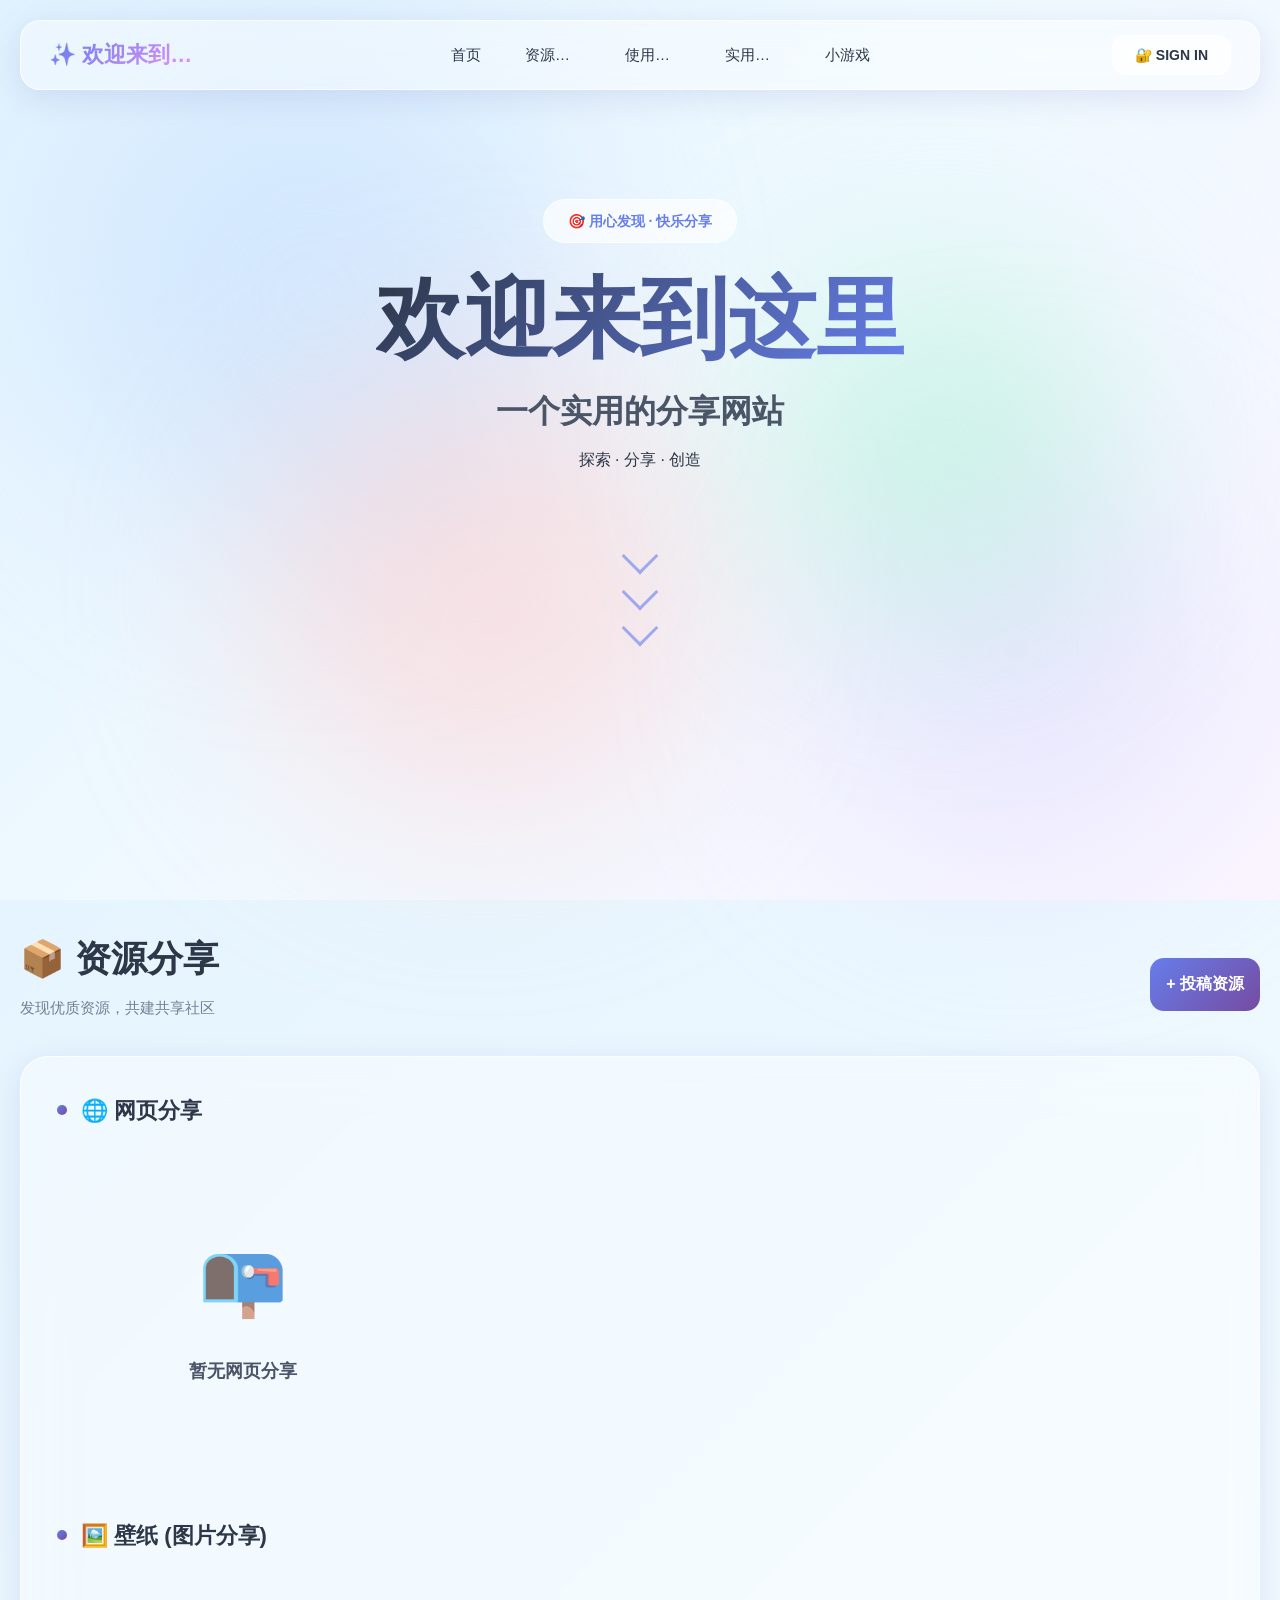
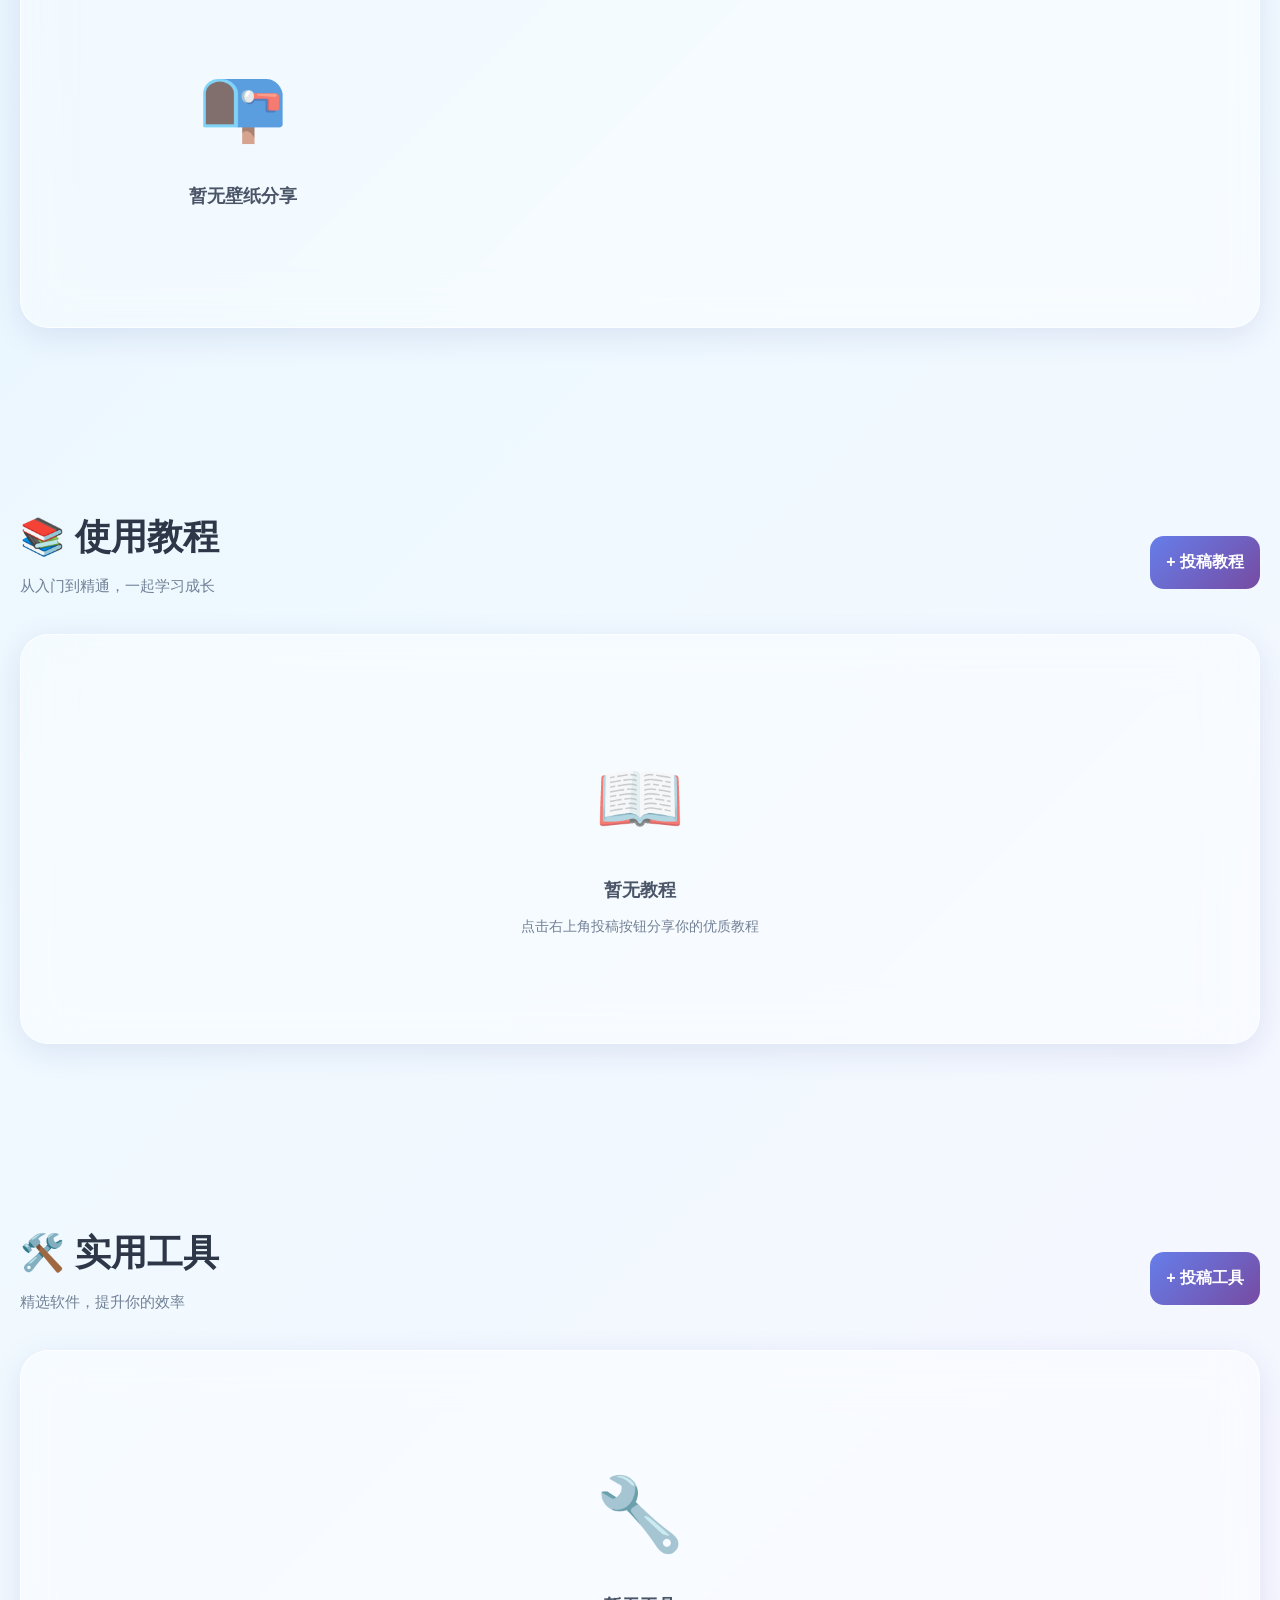
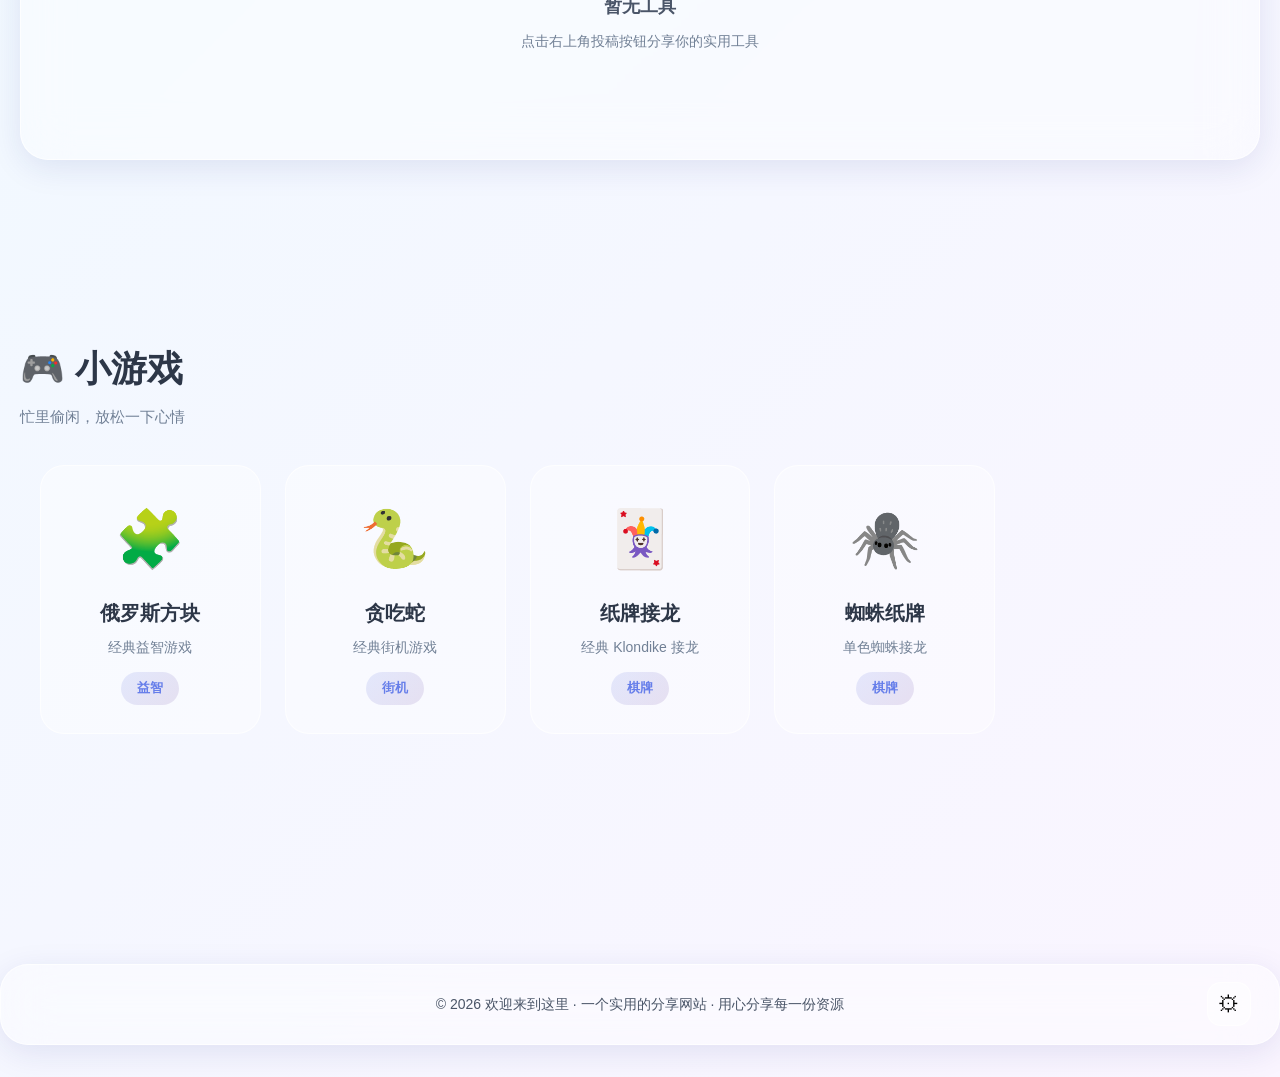
<file: index.html>
<!DOCTYPE html>
<html lang="zh-CN">
<head>
    <meta charset="UTF-8">
    <meta name="viewport" content="width=device-width, initial-scale=1.0">
    <title>欢迎来到这里</title>
    <link rel="stylesheet" href="styles.css">
</head>
<body>
    <!-- 背景效果 -->
    <div class="bg-gradient"></div>
    <div class="bg-blobs">
        <div class="blob blob-1"></div>
        <div class="blob blob-2"></div>
        <div class="blob blob-3"></div>
        <div class="blob blob-4"></div>
    </div>
    
    <!-- 烟花容器 -->
    <div class="firework-container" id="fireworkContainer"></div>
    
    <!-- 公告栏 -->
    <div id="announcementBar" class="announcement-bar" style="display:none;"></div>

    <!-- 导航栏 -->
    <nav class="navbar glass">
        <div class="nav-container">
            <div class="nav-logo">✨ 欢迎来到这里</div>
            <div class="nav-links">
                <a href="#home" class="nav-link">首页</a>
                <a href="#resources" class="nav-link">资源分享</a>
                <a href="#tutorials" class="nav-link">使用教程</a>
                <a href="#tools" class="nav-link">实用工具</a>
                <a href="#games" class="nav-link">小游戏</a>
            </div>
            <div class="nav-right">
                <button class="glass-btn signin-btn" onclick="openSignInModal()">🔐 SIGN IN</button>
            </div>
        </div>
    </nav>
    
    <!-- 首页 Hero 区域 -->
    <section id="home" class="section hero-section">
        <div class="hero-content">
            <div class="hero-badge">🎯 用心发现 · 快乐分享</div>
            <h1 class="hero-title">欢迎来到这里</h1>
            <p class="hero-subtitle-main">一个实用的分享网站</p>
            <p class="hero-desc" style="font-size:15px;color:var(--text-muted);margin-top:8px;max-width:600px;margin-left:auto;margin-right:auto;line-height:1.7;"></p>
            <p class="hero-subtitle">探索 · 分享 · 创造</p>
            <div class="scroll-indicator">
                <span></span>
                <span></span>
                <span></span>
            </div>
        </div>
    </section>
    
    <!-- 资源分享 -->
    <section id="resources" class="section">
        <div class="section-header">
            <div class="section-title-wrap">
                <h2 class="section-title">📦 资源分享</h2>
                <p class="section-subtitle">发现优质资源，共建共享社区</p>
            </div>
            <button class="submit-btn glass-btn primary-btn" onclick="openSubmitModal('resources')">+ 投稿资源</button>
        </div>
        <div class="content-container glass">
            <div class="sub-section">
                <div class="sub-section-header">
                    <span class="sub-section-dot"></span>
                    <h3 class="sub-section-title">🌐 网页分享</h3>
                </div>
                <div class="content-grid" id="resources-websites">
                    <div class="empty-state">
                        <div class="empty-icon">📭</div>
                        <p class="empty-text">暂无网页分享</p>
                    </div>
                </div>
            </div>
            
            <div class="sub-section">
                <div class="sub-section-header">
                    <span class="sub-section-dot"></span>
                    <h3 class="sub-section-title">🖼️ 壁纸 (图片分享)</h3>
                </div>
                <div class="content-grid" id="resources-wallpapers">
                    <div class="empty-state">
                        <div class="empty-icon">📭</div>
                        <p class="empty-text">暂无壁纸分享</p>
                    </div>
                </div>
            </div>
        </div>
    </section>
    
    <!-- 使用教程 -->
    <section id="tutorials" class="section">
        <div class="section-header">
            <div class="section-title-wrap">
                <h2 class="section-title">📚 使用教程</h2>
                <p class="section-subtitle">从入门到精通，一起学习成长</p>
            </div>
            <button class="submit-btn glass-btn primary-btn" onclick="openSubmitModal('tutorials')">+ 投稿教程</button>
        </div>
        <div class="content-container glass" id="tutorials-content">
            <div class="empty-state">
                <div class="empty-icon">📖</div>
                <p class="empty-text">暂无教程</p>
                <p class="empty-subtext">点击右上角投稿按钮分享你的优质教程</p>
            </div>
        </div>
    </section>
    
    <!-- 实用工具 -->
    <section id="tools" class="section">
        <div class="section-header">
            <div class="section-title-wrap">
                <h2 class="section-title">🛠️ 实用工具</h2>
                <p class="section-subtitle">精选软件，提升你的效率</p>
            </div>
            <button class="submit-btn glass-btn primary-btn" onclick="openSubmitModal('tools')">+ 投稿工具</button>
        </div>
        <div class="content-container glass" id="tools-content">
            <div class="empty-state">
                <div class="empty-icon">🔧</div>
                <p class="empty-text">暂无工具</p>
                <p class="empty-subtext">点击右上角投稿按钮分享你的实用工具（需要图片 + exe/apk文件 + 简介）</p>
            </div>
        </div>
    </section>
    
    <!-- 小游戏 -->
    <section id="games" class="section">
        <div class="section-header">
            <div class="section-title-wrap">
                <h2 class="section-title">🎮 小游戏</h2>
                <p class="section-subtitle">忙里偷闲，放松一下心情</p>
            </div>
        </div>
        <div class="games-list-container" id="gamesContainer">
            <a href="game.html?game=tetris" class="game-card">
                <div class="game-card-icon">🧩</div>
                <h3 class="game-card-title">俄罗斯方块</h3>
                <p class="game-card-desc">经典益智游戏</p>
                <span class="game-card-tag">益智</span>
            </a>
            <a href="game.html?game=snake" class="game-card">
                <div class="game-card-icon">🐍</div>
                <h3 class="game-card-title">贪吃蛇</h3>
                <p class="game-card-desc">经典街机游戏</p>
                <span class="game-card-tag">街机</span>
            </a>
            <a href="game.html?game=solitaire" class="game-card">
                <div class="game-card-icon">🃏</div>
                <h3 class="game-card-title">纸牌接龙</h3>
                <p class="game-card-desc">经典 Klondike 接龙</p>
                <span class="game-card-tag">棋牌</span>
            </a>
            <a href="game.html?game=spider" class="game-card">
                <div class="game-card-icon">🕷️</div>
                <h3 class="game-card-title">蜘蛛纸牌</h3>
                <p class="game-card-desc">单色蜘蛛接龙</p>
                <span class="game-card-tag">棋牌</span>
            </a>
        </div>
    </section>
    
    <!-- 页脚 -->
    <footer class="footer glass">
        <p>© 2026 欢迎来到这里 · 一个实用的分享网站 · 用心分享每一份资源</p>
        <button class="admin-entry" onclick="goToAdmin()" title="后台入口">⚙</button>
    </footer>
    
    <!-- 投稿弹窗 -->
    <div class="modal-overlay" id="submitModal">
        <div class="modal glass submit-modal">
            <div class="modal-header">
                <h3 id="modalTitle">📤 投稿</h3>
                <button class="modal-close" onclick="closeSubmitModal()">✕</button>
            </div>
            <div class="modal-body">

                <!-- 步骤1：资源分享双分类选择（仅在从资源分享板块点击时显示） -->
                <div id="submitStep1" style="display:none;">
                    <div class="category-tabs">
                        <div class="category-tab" onclick="selectSubmitType('website')">
                            <span class="category-tab-icon">🌐</span>
                            <span class="category-tab-label">网页分享</span>
                        </div>
                        <div class="category-tab" onclick="selectSubmitType('wallpaper')">
                            <span class="category-tab-icon">🖼️</span>
                            <span class="category-tab-label">图片分享</span>
                        </div>
                    </div>
                </div>

                <!-- 步骤2：填写内容 -->
                <div id="submitStep2" style="display:none;">
                    <!-- 返回按钮（仅资源分享时显示） -->
                    <div id="backBtnRow" class="submit-back-row">
                        <button class="glass-btn back-btn" onclick="goBackToStep1()">←</button>
                        <span id="submitStep2Title" style="font-weight:600;font-size:15px;color:var(--text-color);margin-left:10px;display:inline;"></span>
                    </div>

                    <div class="form-group">
                        <label id="labelName">名称 <span class="req">*</span></label>
                        <input type="text" class="glass-input" id="submitTitle" placeholder="请输入名称">
                    </div>

                    <!-- 网页分享 -->
                    <div id="websiteFields" style="display:none;">
                        <div class="form-group">
                            <label>网页简介 <span class="req">*</span></label>
                            <textarea class="glass-input" id="submitDescWebsite" rows="3" placeholder="请简要描述这个网站..."></textarea>
                        </div>
                        <div class="form-group">
                            <label>网页链接 <span class="req">*</span></label>
                            <input type="url" class="glass-input" id="submitLink" placeholder="https://...">
                        </div>
                    </div>

                    <!-- 图片分享 -->
                    <div id="wallpaperFields" style="display:none;">
                        <div class="form-group">
                            <label>图片介绍 <span class="hint">(可选)</span></label>
                            <textarea class="glass-input" id="submitDescWallpaper" rows="2" placeholder="简单介绍一下这张图片..."></textarea>
                        </div>
                    </div>

                    <!-- 教程分享 -->
                    <div id="tutorialFields" style="display:none;">
                        <div class="form-group">
                            <label>教程内容描述 <span class="req">*</span></label>
                            <textarea class="glass-input" id="submitDescTutorial" rows="3" placeholder="请简要描述你的教程内容..."></textarea>
                        </div>
                        <p class="helper-text">💡 建议附上图片展示步骤，可上传视频演示</p>
                    </div>

                    <!-- 工具分享 -->
                    <div id="toolFields" style="display:none;">
                        <div class="form-group">
                            <label>软件简介 <span class="req">*</span></label>
                            <textarea class="glass-input" id="submitDescTool" rows="2" placeholder="请介绍这个工具的用途..."></textarea>
                        </div>
                    </div>

                    <!-- 文件上传 -->
                    <div class="form-group">
                        <label id="labelFile">附件 <span class="hint" id="fileHint"></span></label>
                        <div class="drop-zone" id="dropZoneImg">
                            <div class="drop-zone-content">
                                <div class="drop-icon">📁</div>
                                <p id="dropText">拖拽文件到此处或点击选择</p>
                                <p class="drop-hint" id="dropHint">支持图片 / 视频</p>
                            </div>
                            <input type="file" id="fileInputImg" accept="image/*,video/*,.exe,.apk,.zip,.rar,application/*" multiple hidden>
                        </div>
                        <div class="file-preview" id="filePreviewImg"></div>
                    </div>

                    <div class="form-group">
                        <label>补充说明 <span class="hint">(可选)</span></label>
                        <textarea class="glass-input" id="submitContent" rows="2" placeholder="其他补充信息..."></textarea>
                    </div>

                    <button class="glass-btn full-btn primary-btn submit-btn" onclick="submitContent()">✓ 提交审核</button>
                </div>
            </div>
        </div>
    </div>
    
    <!-- 登录/注册弹窗 -->
    <div class="modal-overlay" id="signinModal">
        <div class="modal glass signin-modal">
            <div class="modal-header">
                <h3 id="signinTitle">SIGN IN</h3>
                <button class="modal-close" onclick="closeSignInModal()">✕</button>
            </div>
            <div class="modal-body" id="signinBody">
                <!-- 已登录状态 -->
                <div id="signinLoggedInView" style="display:none;">
                    <div style="text-align:center;padding:20px 0;">
                        <div style="font-size:48px;margin-bottom:15px;">✅</div>
                        <p style="font-size:18px;font-weight:700;color:var(--success-color);margin-bottom:10px;" id="signinWelcomeMsg"></p>
                        <p style="color:var(--text-muted);font-size:14px;">您已登录，可以投稿和分享</p>
                        <button class="glass-btn full-btn primary-btn" style="margin-top:25px;" onclick="closeSignInModal()">关闭</button>
                        <button class="glass-btn full-btn" style="margin-top:12px;width:100%;" onclick="logoutUser()">退出登录</button>
                    </div>
                </div>
                <!-- 未登录 - 登录视图 -->
                <div id="signinLoginView">
                    <p class="auth-modal-subtitle" style="margin-top:0;margin-bottom:22px;">登录已有账号，继续您的分享之旅</p>
                    <div class="form-group">
                        <label>昵称<span class="req">*</span></label>
                        <input type="text" class="glass-input" id="signinLoginNickname" placeholder="请输入昵称" maxlength="20">
                    </div>
                    <div class="form-group">
                        <label>密码<span class="req">*</span></label>
                        <input type="password" class="glass-input" id="signinLoginPassword" placeholder="请输入密码" maxlength="32">
                    </div>
                    <button class="glass-btn full-btn primary-btn" onclick="doLogin()">登录 →</button>
                    <div class="auth-switch">还没有账号？<a onclick="openRegisterView()">去注册</a></div>
                    <div id="signinLoginError" style="color:#ef4444;font-size:13px;margin-top:10px;display:none;"></div>
                </div>
                <!-- 注册视图 -->
                <div id="signinRegisterView" style="display:none;">
                    <p class="auth-modal-subtitle" style="margin-top:0;margin-bottom:22px;">注册新账号，开始你的分享之旅</p>
                    <div class="form-group">
                        <label>昵称<span class="req">*</span></label>
                        <input type="text" class="glass-input" id="registerNickname" placeholder="请输入昵称（2-20字符）" maxlength="20">
                    </div>
                    <div class="form-group">
                        <label>密码<span class="req">*</span></label>
                        <input type="password" class="glass-input" id="registerPassword" placeholder="请设置密码（至少4位）" maxlength="32">
                    </div>
                    <div class="form-group">
                        <label>确认密码<span class="req">*</span></label>
                        <input type="password" class="glass-input" id="registerConfirmPassword" placeholder="请再次输入密码" maxlength="32">
                    </div>
                    <button class="glass-btn full-btn primary-btn" onclick="doRegister()">注册并登录 →</button>
                    <div class="auth-switch">已有账号？<a onclick="openLoginView()">去登录</a></div>
                    <div id="registerError" style="color:#ef4444;font-size:13px;margin-top:10px;display:none;"></div>
                </div>
            </div>
        </div>
    </div>
    
    <!-- 详情页弹窗 -->
    <div class="modal-overlay" id="detailOverlay" onclick="if(event.target===this)closeDetail()">
        <div class="modal glass detail-modal">
            <div class="modal-header">
                <h3 id="detailTitle"></h3>
                <button class="modal-close" onclick="closeDetail()">✕</button>
            </div>
            <div class="modal-body">
                <div id="detailAuthor" class="submission-meta"></div>
                <div id="detailMedia"></div>
                <div id="detailDesc" style="font-size:14px;color:var(--text-muted);"></div>
                <div id="detailContent" style="font-size:14px;color:var(--text-muted);"></div>
                <div id="detailLink" style="margin-top:8px;"></div>
                <div id="detailFiles"></div>
            </div>
        </div>
    </div>

    <!-- Toast 提示 -->
    <div class="toast" id="toast"></div>

    <script src="app.js"></script>
    <script>
        // 主题切换
        (function() {
            const saved = localStorage.getItem('theme');
            if (saved === 'dark') document.body.classList.add('dark-theme');
        })();
        
        function toggleTheme() {
            document.body.classList.toggle('dark-theme');
            localStorage.setItem('theme', document.body.classList.contains('dark-theme') ? 'dark' : 'light');
        }
    </script>
</body>
</html>
</file>
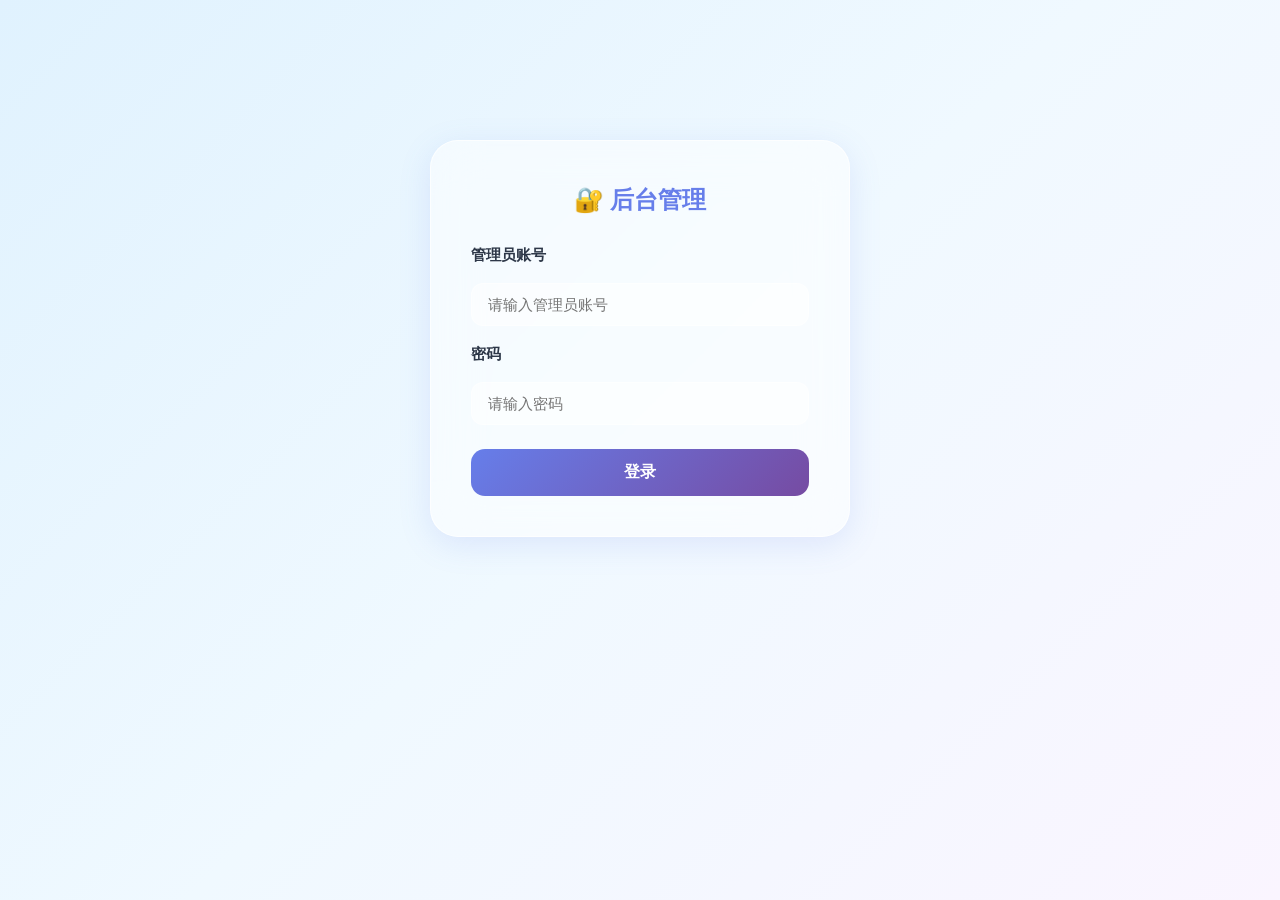
<file: admin.html>
<!DOCTYPE html>
<html lang="zh-CN">
<head>
    <meta charset="UTF-8">
    <meta name="viewport" content="width=device-width, initial-scale=1.0">
    <title>后台管理</title>
    <link rel="stylesheet" href="styles.css">
    <style>
        * { box-sizing: border-box; }
        body {
            margin: 0;
            min-height: 100vh;
            background: var(--body-bg);
            font-family: -apple-system, BlinkMacSystemFont, "Segoe UI", sans-serif;
        }
        body.dark-theme { --body-bg: linear-gradient(135deg, #0f172a 0%, #1e293b 100%); }

        .admin-page { min-height: 100vh; padding: 80px 20px 40px; max-width: 1100px; margin: 0 auto; overflow-x: hidden; }

        .admin-login {
            max-width: 420px;
            margin: 60px auto;
            padding: 40px;
            background: rgba(255,255,255,0.5);
            backdrop-filter: blur(24px);
            border-radius: 28px;
            border: 1px solid rgba(255,255,255,0.7);
            box-shadow: 0 8px 32px rgba(102,126,234,0.15);
        }
        body.dark-theme .admin-login { background: rgba(30,35,50,0.7); border-color: rgba(255,255,255,0.08); }

        .admin-login h2 { text-align: center; margin-bottom: 24px; color: var(--primary-color); font-size: 24px; }

        .glass-input {
            width: 100%;
            padding: 12px 16px;
            border-radius: 12px;
            border: 1px solid rgba(255,255,255,0.5);
            background: rgba(255,255,255,0.5);
            font-size: 15px;
            color: var(--text-color);
            outline: none;
            transition: all 0.2s;
        }
        .glass-input:focus {
            border-color: var(--primary-color);
            box-shadow: 0 0 0 3px rgba(102,126,234,0.2);
            background: rgba(255,255,255,0.7);
        }
        body.dark-theme .glass-input {
            background: rgba(255,255,255,0.08);
            border-color: rgba(255,255,255,0.15);
            color: #e2e8f0;
        }
        body.dark-theme .glass-input:focus {
            border-color: var(--primary-color);
            background: rgba(255,255,255,0.12);
        }

        .glass-label {
            display: block;
            margin-bottom: 6px;
            font-size: 13px;
            font-weight: 600;
            color: var(--text-muted);
        }

        .full-btn {
            width: 100%;
            padding: 13px;
            border-radius: 14px;
            border: none;
            background: linear-gradient(135deg, #667eea, #764ba2);
            color: #fff;
            font-size: 16px;
            font-weight: 700;
            cursor: pointer;
            transition: all 0.3s;
            margin-top: 8px;
        }
        .full-btn:hover { transform: translateY(-2px); box-shadow: 0 6px 20px rgba(102,126,234,0.4); }

        /* 登录后的后台 */
        .admin-dashboard { display: none; }

        .admin-header {
            display: flex;
            justify-content: space-between;
            align-items: center;
            margin-bottom: 24px;
        }
        .admin-header h2 { color: var(--primary-color); font-size: 24px; }

        .admin-tabs {
            display: flex;
            gap: 8px;
            margin-bottom: 20px;
            flex-wrap: wrap;
        }
        .tab-btn {
            padding: 10px 20px;
            border-radius: 14px;
            border: 1px solid var(--glass-border);
            background: rgba(255,255,255,0.5);
            cursor: pointer;
            font-size: 14px;
            font-weight: 600;
            color: var(--text-color);
            transition: all 0.25s;
            backdrop-filter: blur(12px);
        }
        .tab-btn.active, .tab-btn:hover {
            background: var(--primary-color);
            color: #fff;
            transform: translateY(-1px);
        }

        .admin-panel { display: none; }
        .admin-panel.active { display: block; overflow-x: hidden; }

        .panel-card {
            background: rgba(255,255,255,0.5);
            backdrop-filter: blur(24px);
            border-radius: 20px;
            border: 1px solid rgba(255,255,255,0.7);
            padding: 24px;
            margin-bottom: 20px;
        }
        body.dark-theme .panel-card { background: rgba(30,35,50,0.6); border-color: rgba(255,255,255,0.08); }

        .panel-card h3 { margin-top: 0; color: var(--primary-color); }

        .submissions-list { max-height: 500px; overflow-y: auto; }
        .submission-item {
            background: rgba(255,255,255,0.4);
            border-radius: 14px;
            padding: 16px;
            margin-bottom: 12px;
            border: 1px solid var(--glass-border);
        }
        body.dark-theme .submission-item { background: rgba(255,255,255,0.06); }

        .submission-header { display: flex; justify-content: space-between; align-items: flex-start; margin-bottom: 8px; gap: 8px; }
        .submission-title { font-weight: 700; font-size: 15px; overflow: hidden; text-overflow: ellipsis; display: -webkit-box; -webkit-line-clamp: 2; -webkit-box-orient: vertical; max-height: 2.6em; line-height: 1.3; }
        .submission-meta { font-size: 12px; color: var(--text-muted); overflow: hidden; text-overflow: ellipsis; white-space: nowrap; }
        .submission-author { color: var(--secondary-color); font-weight: 600; overflow: hidden; text-overflow: ellipsis; white-space: nowrap; }
        .submission-status {
            padding: 3px 10px;
            border-radius: 8px;
            font-size: 12px;
            font-weight: 600;
        }
        .status-pending { background: #fef3c7; color: #d97706; }
        .status-approved { background: #d1fae5; color: #059669; }
        .status-rejected { background: #fee2e2; color: #dc2626; }

        .submission-desc { font-size: 13px; color: var(--text-muted); margin-bottom: 8px; overflow: hidden; text-overflow: ellipsis; display: -webkit-box; -webkit-line-clamp: 2; -webkit-box-orient: vertical; max-height: 3.2em; line-height: 1.5; }

        .submission-preview img, .submission-preview video {
            max-width: 100%;
            max-height: 160px;
            border-radius: 10px;
            margin-bottom: 8px;
        }
        .submission-link { color: var(--primary-color); word-break: break-all; font-size: 13px; }

        .action-btns { display: flex; gap: 8px; margin-top: 10px; flex-wrap: wrap; }
        .action-btn {
            padding: 6px 14px;
            border-radius: 8px;
            border: none;
            font-size: 12px;
            font-weight: 600;
            cursor: pointer;
            transition: all 0.2s;
        }
        .approve-btn { background: #d1fae5; color: #059669; }
        .approve-btn:hover { background: #059669; color: #fff; }
        .reject-btn { background: #fee2e2; color: #dc2626; }
        .reject-btn:hover { background: #dc2626; color: #fff; }
        .delete-btn { background: #e5e7eb; color: #6b7280; }
        .delete-btn:hover { background: #6b7280; color: #fff; }
        .edit-btn { background: #dbeafe; color: #2563eb; }
        .edit-btn:hover { background: #2563eb; color: #fff; }
        .publish-btn { background: #d1fae5; color: #059669; }
        .publish-btn:hover { background: #059669; color: #fff; }

        .game-manage-item {
            background: rgba(255,255,255,0.4);
            border-radius: 14px;
            padding: 16px;
            margin-bottom: 12px;
            border: 1px solid var(--glass-border);
            display: flex;
            justify-content: space-between;
            align-items: center;
        }
        body.dark-theme .game-manage-item { background: rgba(255,255,255,0.06); }
        .game-manage-info { display: flex; align-items: center; gap: 12px; flex: 1; min-width: 0; }
        .game-manage-emoji { font-size: 28px; flex-shrink: 0; }
        .game-manage-name { font-weight: 700; overflow: hidden; text-overflow: ellipsis; white-space: nowrap; flex: 1; min-width: 0; }
        .game-manage-url { font-size: 12px; color: var(--text-muted); word-break: break-all; }

        .admin-form { display: flex; flex-direction: column; gap: 12px; }
        .admin-form .form-group { margin-bottom: 0; }

        /* Toast 非绿色主题 */
        .toast {
            position: fixed;
            top: 20px;
            right: 20px;
            padding: 14px 24px;
            border-radius: 14px;
            color: #fff;
            font-weight: 600;
            z-index: 9999;
            animation: slideInRight 0.3s ease;
            box-shadow: 0 4px 20px rgba(0,0,0,0.2);
            backdrop-filter: blur(12px);
        }
        .toast-success { background: linear-gradient(135deg, #667eea, #764ba2); }
        .toast-error { background: linear-gradient(135deg, #ef4444, #dc2626); }
        .toast-info { background: linear-gradient(135deg, #667eea, #764ba2); }

        @keyframes slideInRight {
            from { transform: translateX(120%); opacity: 0; }
            to { transform: translateX(0); opacity: 1; }
        }

        /* 编辑弹窗 */
        .edit-modal-overlay {
            position: fixed;
            inset: 0;
            background: rgba(0,0,0,0.4);
            backdrop-filter: blur(12px);
            z-index: 2000;
            display: none;
            align-items: center;
            justify-content: center;
            padding: 20px;
        }
        .edit-modal-overlay.active { display: flex; }
        .edit-modal {
            max-width: 520px;
            width: 100%;
            max-height: 90vh;
            overflow-y: auto;
            background: rgba(255,255,255,0.65);
            backdrop-filter: blur(24px);
            border-radius: 24px;
            border: 1px solid rgba(255,255,255,0.7);
            padding: 28px;
        }
        body.dark-theme .edit-modal { background: rgba(30,35,50,0.8); border-color: rgba(255,255,255,0.08); }
        .edit-modal h3 { margin: 0 0 20px; color: var(--primary-color); }
        .edit-modal .form-group { margin-bottom: 14px; }
        .edit-modal .modal-close {
            position: absolute;
            top: 20px;
            right: 20px;
        }
        .edit-modal { position: relative; }

        /* 管理员添加投稿 */
        .admin-add-section {
            border-top: 1px solid var(--glass-border);
            margin-top: 20px;
            padding-top: 20px;
        }
        .admin-add-section h4 { color: var(--primary-color); margin-bottom: 14px; }

        /* 公告栏管理 */
        .announcement-item {
            background: rgba(255,255,255,0.4);
            border-radius: 12px;
            padding: 12px 16px;
            margin-bottom: 10px;
            border: 1px solid var(--glass-border);
            display: flex;
            justify-content: space-between;
            align-items: center;
            gap: 12px;
        }
        body.dark-theme .announcement-item { background: rgba(255,255,255,0.06); }
        .announcement-content { flex: 1; font-size: 14px; min-width: 0; overflow: hidden; text-overflow: ellipsis; white-space: nowrap; }
        .announcement-actions { display: flex; gap: 6px; flex-shrink: 0; }
        .tiny-btn {
            padding: 4px 10px;
            border-radius: 8px;
            border: none;
            font-size: 12px;
            font-weight: 600;
            cursor: pointer;
            transition: all 0.2s;
        }
        .tiny-btn-toggle { background: #dbeafe; color: #2563eb; }
        .tiny-btn-toggle.inactive { background: #e5e7eb; color: #6b7280; }
        .tiny-btn-del { background: #fee2e2; color: #dc2626; }
        .tiny-btn-del:hover { background: #dc2626; color: #fff; }

        .add-announce-form { display: flex; gap: 8px; margin-top: 12px; }
        .add-announce-form input { flex: 1; }
        .add-announce-form button { width: auto; margin-top: 0; padding: 12px 20px; }
    </style>
</head>
<body>
    <div class="admin-page">
        <!-- 登录界面 -->
        <div class="admin-login" id="loginPanel">
            <h2>🔐 后台管理</h2>
            <form onsubmit="handleLogin(event)">
                <div class="form-group">
                    <label class="glass-label">管理员账号</label>
                    <input type="text" class="glass-input" id="adminUser" placeholder="请输入管理员账号" required>
                </div>
                <div class="form-group">
                    <label class="glass-label">密码</label>
                    <input type="password" class="glass-input" id="adminPass" placeholder="请输入密码" required>
                </div>
                <button type="submit" class="full-btn">登录</button>
            </form>
        </div>

        <!-- 后台仪表盘 -->
        <div class="admin-dashboard" id="dashboard">
            <div class="admin-header">
                <h2>🎛️ 后台管理中心</h2>
                <button class="glass-btn" onclick="handleLogout()">退出登录</button>
            </div>

            <div class="admin-tabs">
                <button class="tab-btn active" onclick="switchTab('submissions', this)">📥 投稿审核</button>
                <button class="tab-btn" onclick="switchTab('addpost', this)">➕ 管理员投稿</button>
                <button class="tab-btn" onclick="switchTab('users', this)">👥 用户管理</button>
                <button class="tab-btn" onclick="switchTab('games', this)">🎮 小游戏管理</button>
                <button class="tab-btn" onclick="switchTab('homeconfig', this)">🏠 首页配置</button>
                <button class="tab-btn" onclick="switchTab('announcements', this)">📢 公告栏</button>
                <button class="tab-btn" onclick="switchTab('feedback', this)">💬 用户反馈</button>
            </div>

            <!-- 投稿审核 -->
            <div class="admin-panel active" id="panel-submissions">
                <div class="panel-card">
                    <h3>📥 投稿审核列表 <span style="font-size:12px;font-weight:400;color:var(--text-muted);" id="refreshHint">每5秒自动刷新</span></h3>
                    <div class="submissions-list" id="submissionsList">
                        <p style="color:var(--text-muted); text-align:center; padding:20px;">暂无投稿内容</p>
                    </div>
                </div>
            </div>

            <!-- 用户管理 -->
            <div class="admin-panel" id="panel-users">
                <div class="panel-card">
                    <h3>👥 注册用户管理</h3>
                    <div id="usersList">
                        <p style="color:var(--text-muted); text-align:center; padding:20px;">暂无注册用户</p>
                    </div>
                </div>
            </div>

            <!-- 管理员自己添加投稿 -->
            <div class="admin-panel" id="panel-addpost">
                <div class="panel-card">
                    <h3>➕ 管理员直接添加投稿</h3>
                    <div class="admin-form">
                        <div class="form-group">
                            <label class="glass-label">投稿类型</label>
                            <select class="glass-input" id="adminPostType" onchange="adminPostTypeChange()">
                                <option value="website">🌐 网页分享</option>
                                <option value="wallpaper">🖼️ 图片分享</option>
                                <option value="tutorial">📚 使用教程</option>
                                <option value="tool">🛠️ 实用工具</option>
                            </select>
                        </div>
                        <div class="form-group">
                            <label class="glass-label">标题 <span style="color:#ef4444;">*</span></label>
                            <input type="text" class="glass-input" id="adminPostTitle" placeholder="请输入标题">
                        </div>
                        <div class="form-group" id="adminPostDescGroup">
                            <label class="glass-label">简介 <span style="color:#ef4444;" id="adminPostDescReq">*</span></label>
                            <textarea class="glass-input" id="adminPostDesc" rows="3" placeholder="请输入简介"></textarea>
                        </div>
                        <div class="form-group" id="adminPostLinkGroup" style="display:none;">
                            <label class="glass-label">网页链接 <span style="color:#ef4444;">*</span></label>
                            <input type="url" class="glass-input" id="adminPostLink" placeholder="https://...">
                        </div>
                        <div class="form-group">
                            <label class="glass-label">封面图 / 图片（可多选）</label>
                            <input type="file" class="glass-input" id="adminPostCover" accept="image/*" multiple onchange="adminPostPreviewFiles(this)">
                            <div id="adminPostFilePreview" style="display:flex;flex-wrap:wrap;gap:8px;margin-top:8px;"></div>
                        </div>
                        <div class="form-group">
                            <label class="glass-label">视频（可选）</label>
                            <input type="file" class="glass-input" id="adminPostVideo" accept="video/*" onchange="adminPostPreviewVideo(this)">
                            <div id="adminPostVideoPreview" style="margin-top:8px;"></div>
                        </div>
                        <div class="form-group">
                            <label class="glass-label">附件（可选，支持 exe/apk/zip 等）</label>
                            <input type="file" class="glass-input" id="adminPostFile" accept=".exe,.apk,.zip,.rar,application/*" multiple onchange="adminPostPreviewFiles(this)">
                        </div>
                        <div class="form-group">
                            <label class="glass-label">补充说明</label>
                            <textarea class="glass-input" id="adminPostContent" rows="2" placeholder="其他补充信息..."></textarea>
                        </div>
                        <button class="full-btn" onclick="adminAddPost()">✅ 直接发布（无需审核）</button>
                    </div>
                </div>
            </div>

            <!-- 小游戏管理 -->
            <div class="admin-panel" id="panel-games">
                <div class="panel-card">
                    <h3>🎮 添加新小游戏</h3>
                    <div class="admin-form">
                        <div class="form-group">
                            <label class="glass-label">游戏名称</label>
                            <input type="text" class="glass-input" id="newGameName" placeholder="例如：双人俄罗斯方块">
                        </div>
                        <div class="form-group">
                            <label class="glass-label">游戏图标 Emoji</label>
                            <input type="text" class="glass-input" id="newGameEmoji" placeholder="例如：🎲">
                        </div>
                        <div class="form-group">
                            <label class="glass-label">游戏简介</label>
                            <input type="text" class="glass-input" id="newGameDesc" placeholder="简短描述游戏">
                        </div>
                        <div class="form-group">
                            <label class="glass-label">游戏链接 (URL)</label>
                            <input type="text" class="glass-input" id="newGameUrl" placeholder="https://example.com/game">
                        </div>
                        <button class="full-btn" onclick="addGame()">添加游戏</button>
                    </div>
                </div>
                <div class="panel-card">
                    <h3>🎮 已添加的游戏</h3>
                    <div id="gamesList"></div>
                </div>
            </div>

            <!-- 首页配置 -->
            <div class="admin-panel" id="panel-homeconfig">
                <div class="panel-card">
                    <h3>🏠 首页自定义设置</h3>
                    <div class="admin-form">
                        <div class="form-group">
                            <label class="glass-label">导航栏标题</label>
                            <input type="text" class="glass-input" id="navTitle" placeholder="欢迎来到这里">
                        </div>
                        <div class="form-group">
                            <label class="glass-label">首页主标题</label>
                            <input type="text" class="glass-input" id="heroTitle" placeholder="首页大标题">
                        </div>
                        <div class="form-group">
                            <label class="glass-label">首页副标题</label>
                            <input type="text" class="glass-input" id="homeSubtitle" placeholder="输入首页副标题">
                        </div>
                        <div class="form-group">
                            <label class="glass-label">首页说明文字</label>
                            <textarea class="glass-input" id="homeDesc" rows="3" placeholder="首页介绍文字，显示在主标题下方"></textarea>
                        </div>
                        <div class="form-group">
                            <label class="glass-label">B站账号链接</label>
                            <input type="text" class="glass-input" id="bilibiliLink" placeholder="https://space.bilibili.com/xxx">
                        </div>
                        <button class="full-btn" onclick="saveHomeConfig()">保存设置</button>
                    </div>
                </div>
            </div>

            <!-- 公告栏管理 -->
            <div class="admin-panel" id="panel-announcements">
                <div class="panel-card">
                    <h3>📢 公告栏管理</h3>
                    <div id="announcementsList"></div>
                    <div class="add-announce-form">
                        <input type="text" class="glass-input" id="newAnnouncement" placeholder="输入新公告内容...">
                        <button class="full-btn" style="margin-top:0;" onclick="addAnnouncement()">添加</button>
                    </div>
                </div>
            </div>

            <!-- 用户反馈 -->
            <div class="admin-panel" id="panel-feedback">
                <div class="panel-card">
                    <h3>💬 用户反馈</h3>
                    <div id="feedbackList">
                        <p style="color:var(--text-muted); text-align:center; padding:20px;">暂无用户反馈</p>
                    </div>
                </div>
            </div>
        </div>
    </div>

    <!-- 编辑投稿弹窗 -->
        <div class="edit-modal-overlay" id="editModalOverlay" onclick="if(event.target===this)closeEditModal()">
            <div class="edit-modal" style="position:relative;">
                <button class="modal-close" onclick="closeEditModal()" style="position:absolute;top:16px;right:16px;width:32px;height:32px;font-size:16px;">✕</button>
                <h3>✏️ 编辑投稿</h3>
                <div class="admin-form">
                    <div class="form-group">
                        <label class="glass-label">标题</label>
                        <input type="text" class="glass-input" id="editTitle">
                    </div>
                    <div class="form-group">
                        <label class="glass-label">新封面图</label>
                        <input type="file" class="glass-input" id="editCover" accept="image/*" onchange="previewEditCover(this)">
                        <div id="editCoverPreview" style="margin-top:8px;"></div>
                    </div>
                    <div class="form-group">
                        <label class="glass-label">简介</label>
                        <textarea class="glass-input" id="editDesc" rows="3"></textarea>
                    </div>
                    <div class="form-group" id="editLinkGroup" style="display:none;">
                        <label class="glass-label">网页链接</label>
                        <input type="url" class="glass-input" id="editLink">
                    </div>
                    <button class="full-btn" onclick="saveEdit()">💾 保存修改</button>
                </div>
            </div>
        </div>

        <!-- 用户详情弹窗 -->
        <div class="edit-modal-overlay" id="userDetailOverlay" onclick="if(event.target===this)closeUserDetail()">
            <div class="edit-modal" style="position:relative;max-width:600px;">
                <button class="modal-close" onclick="closeUserDetail()" style="position:absolute;top:16px;right:16px;width:32px;height:32px;font-size:16px;">✕</button>
                <h3>👤 用户详情</h3>
                <div id="userDetailContent" style="margin-top:16px;"></div>
            </div>
        </div>

    <script>
        // ===== 数据管理 =====
        const ADMIN_USER = '7891666';
        const ADMIN_PASS = '354356857';
        const DEFAULT_GAMES = [
            { id: 'tetris', name: '俄罗斯方块', emoji: '🧩', desc: '经典益智游戏', tag: '益智', url: 'game.html?game=tetris' },
            { id: 'snake', name: '贪吃蛇', emoji: '🐍', desc: '经典街机游戏', tag: '街机', url: 'game.html?game=snake' },
            { id: 'solitaire', name: '纸牌接龙', emoji: '🃏', desc: '经典 Klondike 接龙', tag: '棋牌', url: 'game.html?game=solitaire' },
            { id: 'spider', name: '蜘蛛纸牌', emoji: '🕷️', desc: '单色蜘蛛纸牌', tag: '棋牌', url: 'game.html?game=spider' }
        ];

        let __editItemId = null;
        let __editTempCover = '';

        function loadData() {
            if (!localStorage.getItem('users')) localStorage.setItem('users', '{}');
            if (!localStorage.getItem('content')) localStorage.setItem('content', '[]');
            if (!localStorage.getItem('adminConfig')) localStorage.setItem('adminConfig', '{}');
            if (!localStorage.getItem('adminFeedback')) localStorage.setItem('adminFeedback', '[]');
            if (!localStorage.getItem('customGames')) localStorage.setItem('customGames', '[]');
            if (!localStorage.getItem('announcements')) localStorage.setItem('announcements', '[]');
            return {
                users: JSON.parse(localStorage.getItem('users')),
                content: JSON.parse(localStorage.getItem('content')),
                config: JSON.parse(localStorage.getItem('adminConfig')),
                feedback: JSON.parse(localStorage.getItem('adminFeedback')),
                customGames: JSON.parse(localStorage.getItem('customGames')),
                announcements: JSON.parse(localStorage.getItem('announcements'))
            };
        }

        function saveData(data) {
            localStorage.setItem('users', JSON.stringify(data.users));
            localStorage.setItem('content', JSON.stringify(data.content));
            localStorage.setItem('adminConfig', JSON.stringify(data.config));
            localStorage.setItem('adminFeedback', JSON.stringify(data.feedback));
            localStorage.setItem('customGames', JSON.stringify(data.customGames));
            localStorage.setItem('announcements', JSON.stringify(data.announcements));
        }

        // ===== 登录系统 =====
        let isLoggedIn = false;

        function handleLogin(e) {
            e.preventDefault();
            const user = document.getElementById('adminUser').value.trim();
            const pass = document.getElementById('adminPass').value;

            if (user === ADMIN_USER && pass === ADMIN_PASS) {
                isLoggedIn = true;
                document.getElementById('loginPanel').style.display = 'none';
                document.getElementById('dashboard').style.display = 'block';
                renderSubmissions();
                renderGames();
                loadConfig();
                renderAnnouncements();
                showToast('登录成功！', 'success');
            } else {
                showToast('账号或密码错误！', 'error');
            }
        }

        function handleLogout() {
            isLoggedIn = false;
            document.getElementById('loginPanel').style.display = 'block';
            document.getElementById('dashboard').style.display = 'none';
            document.getElementById('adminUser').value = '';
            document.getElementById('adminPass').value = '';
            showToast('已退出登录', 'info');
        }

        // ===== 投稿审核（含自动刷新） =====
        function renderSubmissions() {
            const data = loadData();
            const list = document.getElementById('submissionsList');

            if (data.content.length === 0) {
                list.innerHTML = '<p style="color:var(--text-muted); text-align:center; padding:20px;">暂无投稿内容</p>';
                return;
            }

            const sorted = [...data.content].sort((a, b) => new Date(b.createdAt) - new Date(a.createdAt));
            list.innerHTML = sorted.map(item => {
                const date = new Date(item.createdAt).toLocaleString('zh-CN');
                const statusClass = item.status === 'pending' ? 'status-pending' : item.status === 'approved' ? 'status-approved' : 'status-rejected';
                const statusText = item.status === 'pending' ? '待审核' : item.status === 'approved' ? '已通过' : '已拒绝';

                let mediaHtml = '';
                if (item.coverImage) {
                    mediaHtml = `<img src="${esc(item.coverImage)}" style="max-width:100%;max-height:180px;border-radius:10px;margin-bottom:8px;">`;
                } else if (item.images && item.images.length > 0) {
                    mediaHtml = item.images.slice(0, 3).map(img => `<img src="${esc(img)}" style="max-width:100px;border-radius:8px;margin:4px;display:inline-block;">`).join('');
                }

                let videoHtml = '';
                if (item.videos && item.videos.length > 0) {
                    videoHtml = `<video src="${esc(item.videos[0])}" controls style="max-width:100%;max-height:180px;border-radius:10px;margin-bottom:8px;display:block;"></video>`;
                }

                let filesHtml = '';
                if (item.files && item.files.length > 0) {
                    filesHtml = `<div style="font-size:12px;color:var(--text-muted);margin-bottom:6px;">📎 ${item.files.map(f => esc(f.name)).join(', ')}</div>`;
                }

                return `
                    <div class="submission-item" id="sub-${item.id}">
                        <div class="submission-header">
                            <span class="submission-title">${esc(item.title)}</span>
                            <span class="submission-status ${statusClass}">${statusText}</span>
                        </div>
                        <div class="submission-meta">
                            <span class="submission-author">作者: ${esc(item.author)}</span> · ${date}
                            · 类型: ${getTypeLabel(item.type)}
                        </div>
                        ${item.description ? `<div class="submission-desc">${esc(item.description)}</div>` : ''}
                        ${item.link ? `<div class="submission-link"><a href="${esc(item.link)}" target="_blank" rel="noopener">${esc(item.link)}</a></div>` : ''}
                        ${mediaHtml ? `<div class="submission-preview">${mediaHtml}</div>` : ''}
                        ${videoHtml}
                        ${filesHtml}
                        <div class="action-btns">
                            <button class="action-btn edit-btn" onclick="openEditModal(${item.id})">✏️ 编辑</button>
                            ${item.status === 'pending' ? `
                                <button class="action-btn approve-btn" onclick="approveItem(${item.id})">✅ 通过</button>
                                <button class="action-btn reject-btn" onclick="rejectItem(${item.id})">❌ 拒绝</button>
                            ` : ''}
                            <button class="action-btn delete-btn" onclick="deleteSubmission(${item.id})">🗑️ 删除</button>
                        </div>
                    </div>
                `;
            }).join('');
        }

        function getTypeLabel(type) {
            const map = { website: '网页', wallpaper: '图片', tutorial: '教程', tool: '工具' };
            return map[type] || type;
        }

        // 每5秒自动刷新投稿列表
        setInterval(() => {
            if (isLoggedIn) {
                renderSubmissions();
                renderAnnouncements();
                // 如果有用户管理面板，也刷新
                const usersPanel = document.getElementById('panel-users');
                if (usersPanel && usersPanel.classList.contains('active')) {
                    renderUsers();
                }
            }
        }, 5000);

        function approveItem(id) {
            const data = loadData();
            const item = data.content.find(c => c.id === id);
            if (item) {
                item.status = 'approved';
                saveData(data);
                renderSubmissions();
                showToast('已审核通过！', 'success');
            }
        }

        function rejectItem(id) {
            const data = loadData();
            const item = data.content.find(c => c.id === id);
            if (item) {
                item.status = 'rejected';
                saveData(data);
                renderSubmissions();
                showToast('已拒绝！', 'error');
            }
        }

        function deleteSubmission(id) {
            if (!confirm('确定要删除这条投稿吗？')) return;
            const data = loadData();
            data.content = data.content.filter(c => c.id !== id);
            saveData(data);
            renderSubmissions();
            showToast('已删除！', 'info');
        }

        // ===== 编辑投稿 =====
        function openEditModal(id) {
            const data = loadData();
            const item = data.content.find(c => c.id === id);
            if (!item) return;

            __editItemId = id;
            __editTempCover = item.coverImage || '';

            document.getElementById('editTitle').value = item.title || '';
            document.getElementById('editDesc').value = item.description || '';
            document.getElementById('editLink').value = item.link || '';
            document.getElementById('editLinkGroup').style.display = item.type === 'website' ? 'block' : 'none';

            const preview = document.getElementById('editCoverPreview');
            if (__editTempCover) {
                preview.innerHTML = `<img src="${__editTempCover}" style="max-width:120px;border-radius:8px;">`;
            } else {
                preview.innerHTML = '';
            }

            document.getElementById('editModalOverlay').classList.add('active');
        }

        function closeEditModal() {
            document.getElementById('editModalOverlay').classList.remove('active');
            __editItemId = null;
            __editTempCover = '';
        }

        function previewEditCover(input) {
            const preview = document.getElementById('editCoverPreview');
            if (input.files && input.files[0]) {
                const reader = new FileReader();
                reader.onload = (e) => {
                    __editTempCover = e.target.result;
                    preview.innerHTML = `<img src="${__editTempCover}" style="max-width:120px;border-radius:8px;">`;
                };
                reader.readAsDataURL(input.files[0]);
            }
        }

        function saveEdit() {
            if (!__editItemId) return;
            const data = loadData();
            const item = data.content.find(c => c.id === __editItemId);
            if (!item) return;

            const newTitle = document.getElementById('editTitle').value.trim();
            const newDesc = document.getElementById('editDesc').value.trim();
            const newLink = document.getElementById('editLink').value.trim();

            if (!newTitle) { showToast('标题不能为空', 'error'); return; }

            item.title = newTitle;
            item.description = newDesc;
            if (item.type === 'website') item.link = newLink;
            if (__editTempCover) item.coverImage = __editTempCover;

            saveData(data);
            renderSubmissions();
            closeEditModal();
            showToast('保存成功！', 'success');
        }

        // ===== 管理员直接添加投稿 =====
        let __adminPostImages = [];
        let __adminPostVideo = '';

        function adminPostTypeChange() {
            const type = document.getElementById('adminPostType').value;
            document.getElementById('adminPostLinkGroup').style.display = type === 'website' ? 'block' : 'none';
        }

        function adminPostPreviewFiles(input) {
            const preview = document.getElementById('adminPostFilePreview');
            preview.innerHTML = '';
            __adminPostImages = [];
            Array.from(input.files).forEach(file => {
                const reader = new FileReader();
                reader.onload = (e) => {
                    __adminPostImages.push(e.target.result);
                    const img = document.createElement('img');
                    img.src = e.target.result;
                    img.style.cssText = 'max-width:80px;max-height:80px;border-radius:8px;border:1px solid var(--glass-border);';
                    preview.appendChild(img);
                };
                reader.readAsDataURL(file);
            });
        }

        function adminPostPreviewVideo(input) {
            const preview = document.getElementById('adminPostVideoPreview');
            if (input.files && input.files[0]) {
                const reader = new FileReader();
                reader.onload = (e) => {
                    __adminPostVideo = e.target.result;
                    preview.innerHTML = `<video src="${__adminPostVideo}" controls style="max-width:200px;max-height:120px;border-radius:8px;"></video>`;
                };
                reader.readAsDataURL(input.files[0]);
            }
        }

        function adminAddPost() {
            const type = document.getElementById('adminPostType').value;
            const title = document.getElementById('adminPostTitle').value.trim();
            const description = document.getElementById('adminPostDesc').value.trim();
            const link = document.getElementById('adminPostLink').value.trim();
            const content = document.getElementById('adminPostContent').value.trim();

            if (!title) { showToast('请填写标题', 'error'); return; }
            if (type === 'website' && !link) { showToast('请填写网页链接', 'error'); return; }
            if ((type === 'website' || type === 'tutorial' || type === 'tool') && !description) {
                showToast('请填写简介', 'error'); return;
            }

            const newItem = {
                id: Date.now(),
                type,
                title,
                description,
                images: __adminPostImages,
                videos: __adminPostVideo ? [__adminPostVideo] : [],
                files: [],
                link: type === 'website' ? link : '',
                downloadLink: '',
                content,
                coverImage: __adminPostImages[0] || '',
                author: '管理员',
                status: 'approved',
                createdAt: new Date().toISOString()
            };

            const data = loadData();
            data.content.push(newItem);
            saveData(data);

            // 清空表单
            document.getElementById('adminPostTitle').value = '';
            document.getElementById('adminPostDesc').value = '';
            document.getElementById('adminPostLink').value = '';
            document.getElementById('adminPostContent').value = '';
            document.getElementById('adminPostFilePreview').innerHTML = '';
            document.getElementById('adminPostVideoPreview').innerHTML = '';
            __adminPostImages = [];
            __adminPostVideo = '';

            renderSubmissions();
            showToast('投稿已直接发布！', 'success');
        }

        // ===== 小游戏管理 =====
        function renderGames() {
            const data = loadData();
            const allGames = [...DEFAULT_GAMES, ...data.customGames];
            const list = document.getElementById('gamesList');
            list.innerHTML = allGames.map(game => `
                <div class="game-manage-item">
                    <div class="game-manage-info">
                        <span class="game-manage-emoji">${esc(game.emoji || '🎮')}</span>
                        <div>
                            <div class="game-manage-name">${esc(game.name)}</div>
                            <div class="game-manage-url">${esc(game.url || '本地游戏')}</div>
                        </div>
                    </div>
                    ${!['tetris','snake','solitaire','spider'].includes(game.id) ? `<button class="action-btn delete-btn" onclick="deleteGame('${game.id}')">删除</button>` : ''}
                </div>
            `).join('');
        }

        function addGame() {
            const name = document.getElementById('newGameName').value.trim();
            const emoji = document.getElementById('newGameEmoji').value.trim() || '🎮';
            const desc = document.getElementById('newGameDesc').value.trim();
            const url = document.getElementById('newGameUrl').value.trim();

            if (!name || !url) {
                showToast('请填写游戏名称和链接！', 'error');
                return;
            }

            const data = loadData();
            const id = 'custom_' + Date.now();
            data.customGames.push({ id, name, emoji, desc, url });
            saveData(data);

            document.getElementById('newGameName').value = '';
            document.getElementById('newGameEmoji').value = '';
            document.getElementById('newGameDesc').value = '';
            document.getElementById('newGameUrl').value = '';

            renderGames();
            showToast('添加成功！', 'success');
        }

        function deleteGame(id) {
            if (!confirm('确定删除这个游戏吗？')) return;
            const data = loadData();
            data.customGames = data.customGames.filter(g => g.id !== id);
            saveData(data);
            renderGames();
            showToast('已删除！', 'info');
        }

        // ===== 首页配置 =====
        function loadConfig() {
            const data = loadData();
            document.getElementById('navTitle').value = data.config.navTitle || '✨ 欢迎来到这里';
            document.getElementById('heroTitle').value = data.config.heroTitle || '';
            document.getElementById('homeSubtitle').value = data.config.homeSubtitle || '';
            document.getElementById('homeDesc').value = data.config.homeDesc || '';
            document.getElementById('bilibiliLink').value = data.config.bilibiliLink || '';
        }

        function saveHomeConfig() {
            const data = loadData();
            data.config.navTitle = document.getElementById('navTitle').value.trim();
            data.config.heroTitle = document.getElementById('heroTitle').value.trim();
            data.config.homeSubtitle = document.getElementById('homeSubtitle').value.trim();
            data.config.homeDesc = document.getElementById('homeDesc').value.trim();
            data.config.bilibiliLink = document.getElementById('bilibiliLink').value.trim();
            saveData(data);
            showToast('保存成功！刷新首页生效', 'success');
        }

        // ===== 公告栏管理 =====
        function renderAnnouncements() {
            const data = loadData();
            const list = document.getElementById('announcementsList');
            if (data.announcements.length === 0) {
                list.innerHTML = '<p style="color:var(--text-muted); text-align:center; padding:16px;">暂无公告</p>';
                return;
            }
            list.innerHTML = data.announcements.map(a => `
                <div class="announcement-item">
                    <span style="color:#f59e0b;">📢</span>
                    <span class="announcement-content">${esc(a.content)}</span>
                    <span class="submission-status ${a.status === 'active' ? 'status-approved' : 'status-pending'}">${a.status === 'active' ? '显示中' : '已停用'}</span>
                    <div class="announcement-actions">
                        <button class="tiny-btn ${a.status === 'active' ? 'tiny-btn-toggle' : 'tiny-btn-toggle inactive'}" onclick="toggleAnnouncement(${a.id})">${a.status === 'active' ? '停用' : '启用'}</button>
                        <button class="tiny-btn tiny-btn-del" onclick="deleteAnnouncement(${a.id})">删除</button>
                    </div>
                </div>
            `).join('');
        }

        function addAnnouncement() {
            const input = document.getElementById('newAnnouncement');
            const content = input.value.trim();
            if (!content) { showToast('请输入公告内容', 'error'); return; }

            const data = loadData();
            data.announcements.push({
                id: Date.now(),
                content,
                status: 'active'
            });
            saveData(data);
            input.value = '';
            renderAnnouncements();
            showToast('公告添加成功！', 'success');
        }

        function toggleAnnouncement(id) {
            const data = loadData();
            const ann = data.announcements.find(a => a.id === id);
            if (ann) {
                ann.status = ann.status === 'active' ? 'inactive' : 'active';
                saveData(data);
                renderAnnouncements();
            }
        }

        function deleteAnnouncement(id) {
            const data = loadData();
            data.announcements = data.announcements.filter(a => a.id !== id);
            saveData(data);
            renderAnnouncements();
            showToast('已删除公告', 'info');
        }

        // ===== 用户反馈 =====
        function renderFeedback() {
            const data = loadData();
            const list = document.getElementById('feedbackList');
            if (data.feedback.length === 0) {
                list.innerHTML = '<p style="color:var(--text-muted); text-align:center; padding:20px;">暂无用户反馈</p>';
                return;
            }
            list.innerHTML = data.feedback.slice().reverse().map(f => `
                <div class="submission-item">
                    <div class="submission-header">
                        <span class="submission-title">来自: ${esc(f.author || '匿名用户')}</span>
                        <span class="submission-meta">${new Date(f.createdAt).toLocaleString('zh-CN')}</span>
                    </div>
                    <div class="submission-desc">${esc(f.content)}</div>
                    <div class="action-btns">
                        <button class="action-btn delete-btn" onclick="deleteFeedback(${f.id})">删除</button>
                    </div>
                </div>
            `).join('');
        }

        function deleteFeedback(id) {
            const data = loadData();
            data.feedback = data.feedback.filter(f => f.id !== id);
            saveData(data);
            renderFeedback();
        }

        // ===== 用户管理 =====
        function renderUsers() {
            const data = loadData();
            const list = document.getElementById('usersList');
            const users = data.users || {};
            const entries = Object.entries(users);

            if (entries.length === 0) {
                list.innerHTML = '<p style="color:var(--text-muted); text-align:center; padding:20px;">暂无注册用户</p>';
                return;
            }

            list.innerHTML = entries.map(([nickname, userData]) => `
                <div class="submission-item" onclick="showUserDetail('${esc(nickname)}')" style="cursor:pointer;">
                    <div class="submission-header">
                        <span class="submission-title">${esc(nickname)}</span>
                        <span class="action-btn edit-btn" style="font-size:11px;padding:4px 10px;">查看详情</span>
                    </div>
                    <div class="submission-meta">注册时间: ${userData.registerTime || '未知'}</div>
                </div>
            `).join('');
        }

        let __currentUserDetailNick = '';

        function showUserDetail(nickname) {
            const data = loadData();
            const user = data.users[nickname];
            if (!user) return;

            __currentUserDetailNick = nickname;

            // 获取该用户的投稿
            const submissions = (data.content || []).filter(c => c.author === nickname);

            let subsHtml = '';
            if (submissions.length === 0) {
                subsHtml = '<p style="color:var(--text-muted);font-size:13px;padding:12px;">暂无投稿</p>';
            } else {
                subsHtml = submissions.sort((a, b) => new Date(b.createdAt) - new Date(a.createdAt)).map(item => {
                    const statusClass = item.status === 'pending' ? 'status-pending' : item.status === 'approved' ? 'status-approved' : 'status-rejected';
                    const statusText = item.status === 'pending' ? '待审核' : item.status === 'approved' ? '已通过' : '已拒绝';
                    return `
                        <div class="submission-item" style="margin-bottom:8px;">
                            <div class="submission-header">
                                <span class="submission-title">${esc(item.title)}</span>
                                <span class="submission-status ${statusClass}">${statusText}</span>
                            </div>
                            <div class="submission-meta">${new Date(item.createdAt).toLocaleString('zh-CN')}</div>
                            ${item.description ? `<div class="submission-desc">${esc(item.description)}</div>` : ''}
                        </div>
                    `;
                }).join('');
            }

            document.getElementById('userDetailContent').innerHTML = `
                <div style="padding:16px;background:rgba(102,126,234,0.08);border-radius:12px;margin-bottom:16px;">
                    <div style="font-size:18px;font-weight:700;color:var(--primary-color);margin-bottom:8px;">${esc(nickname)}</div>
                    <div style="font-size:13px;color:var(--text-muted);">注册时间: ${user.registerTime || '未知'}</div>
                    <div style="font-size:13px;color:var(--text-muted);margin-top:4px;">投稿数量: ${submissions.length} 篇</div>
                </div>
                <h4 style="font-size:15px;font-weight:600;margin-bottom:12px;color:var(--text-color);">📝 投稿记录</h4>
                ${subsHtml}
                <button class="full-btn" style="background:#fee2e2;color:#dc2626;margin-top:16px;" onclick="deleteUser('${esc(nickname)}')">🗑️ 删除该用户</button>
            `;

            document.getElementById('userDetailOverlay').classList.add('active');
        }

        function closeUserDetail() {
            document.getElementById('userDetailOverlay').classList.remove('active');
            __currentUserDetailNick = '';
        }

        function deleteUser(nickname) {
            if (!confirm(`确定要删除用户 "${nickname}" 吗？该用户的所有投稿也会一并删除。`)) return;
            const data = loadData();
            delete data.users[nickname];
            data.content = (data.content || []).filter(c => c.author !== nickname);
            saveData(data);
            closeUserDetail();
            renderUsers();
            renderSubmissions();
            showToast('用户已删除', 'info');
        }

        // ===== Tab切换 =====
        function switchTab(tab, btn) {
            document.querySelectorAll('.tab-btn').forEach(b => b.classList.remove('active'));
            document.querySelectorAll('.admin-panel').forEach(p => p.classList.remove('active'));
            btn.classList.add('active');
            document.getElementById('panel-' + tab).classList.add('active');
            if (tab === 'feedback') renderFeedback();
            if (tab === 'users') renderUsers();
        }

        // ===== 工具函数 =====
        function esc(text) {
            if (!text) return '';
            const div = document.createElement('div');
            div.textContent = text;
            return div.innerHTML;
        }

        function showToast(msg, type = 'info') {
            // 移除旧 toast
            const old = document.querySelector('.toast');
            if (old) old.remove();
            const toast = document.createElement('div');
            toast.className = `toast ${type === 'success' ? 'success' : type === 'error' ? 'error' : ''}`;
            toast.textContent = msg;
            document.body.appendChild(toast);
            requestAnimationFrame(() => {
                toast.classList.add('show');
            });
            setTimeout(() => {
                toast.classList.remove('show');
                setTimeout(() => toast.remove(), 500);
            }, 2200);
        }

        // 初始化
        (function() {
            const data = loadData();
            if (data.config.navTitle) document.title = data.config.navTitle;
        })();
    </script>
</body>
</html>
</file>
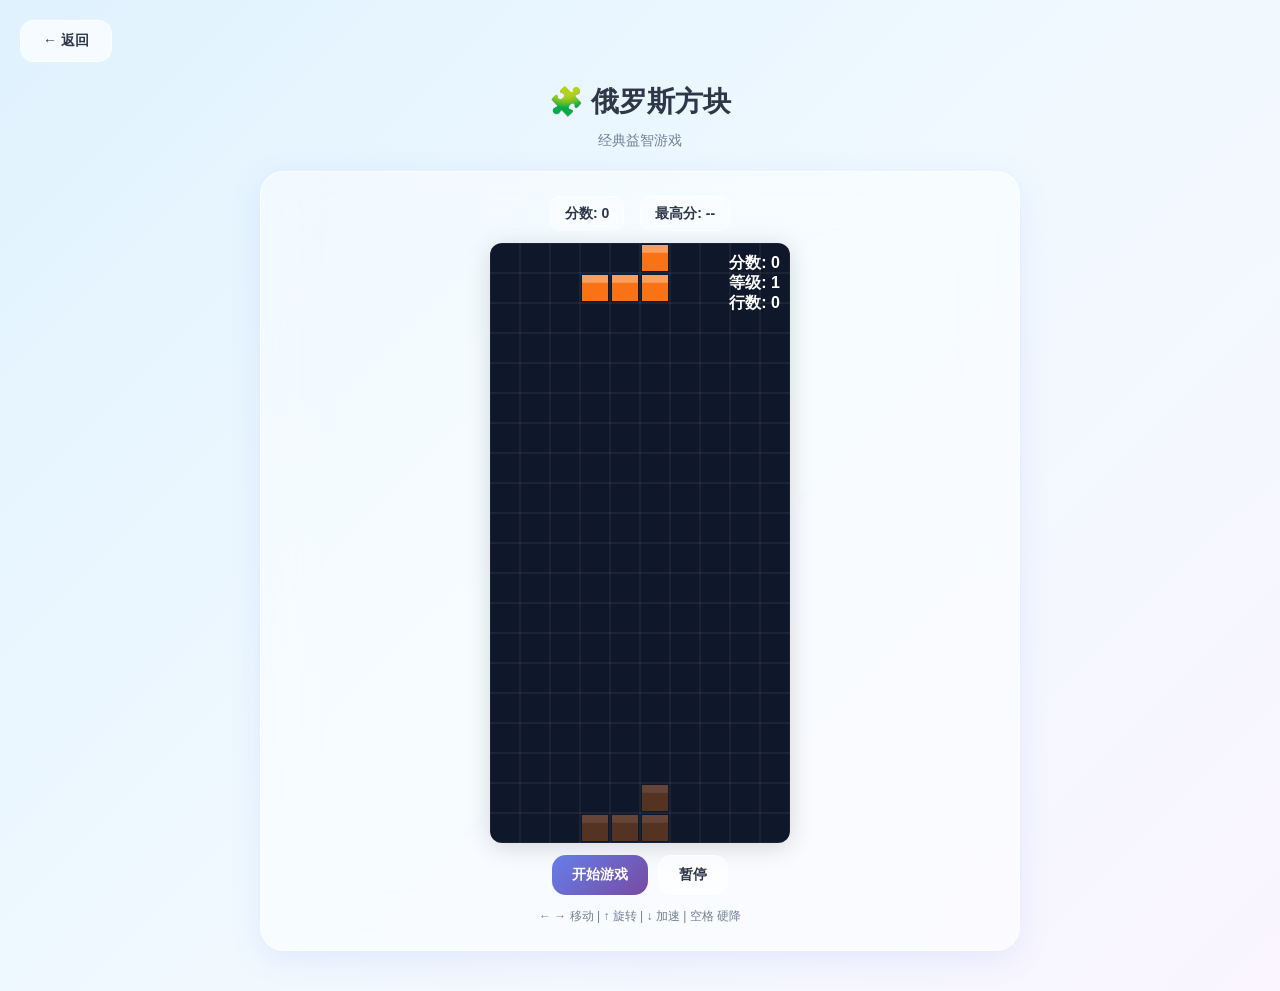
<file: game.html>
<!DOCTYPE html>
<html lang="zh-CN">
<head>
    <meta charset="UTF-8">
    <meta name="viewport" content="width=device-width, initial-scale=1.0, maximum-scale=1.0, user-scalable=no">
    <title>小游戏</title>
    <link rel="stylesheet" href="styles.css">
    <style>
        * { box-sizing: border-box; -webkit-tap-highlight-color: transparent; }

        body {
            margin: 0;
            min-height: 100vh;
            overflow-x: hidden;
            /* 禁止移动端弹性滚动 */
            overscroll-behavior: none;
        }

        .game-page-container {
            max-width: 960px;
            margin: 0 auto;
            padding: 80px 20px 40px;
            min-height: 100vh;
            display: flex;
            flex-direction: column;
            align-items: center;
        }

        .game-back-btn {
            position: fixed;
            top: 20px;
            left: 20px;
            z-index: 200;
        }

        .game-page-header {
            text-align: center;
            margin-bottom: 20px;
        }

        .game-page-title {
            font-size: 28px;
            font-weight: 900;
            margin-bottom: 4px;
        }

        .game-page-desc {
            color: var(--text-muted);
            font-size: 14px;
        }

        .game-play-area {
            width: 100%;
            max-width: 760px;
            background: rgba(255, 255, 255, 0.45);
            backdrop-filter: blur(24px);
            border-radius: 24px;
            border: 1px solid rgba(255, 255, 255, 0.7);
            box-shadow: 0 8px 32px rgba(102, 126, 234, 0.12);
            padding: 24px 20px;
            display: flex;
            flex-direction: column;
            align-items: center;
        }

        body.dark-theme .game-play-area {
            background: rgba(30, 35, 50, 0.6);
            border-color: rgba(255, 255, 255, 0.08);
        }

        .game-info-bar {
            display: flex;
            gap: 16px;
            margin-bottom: 12px;
            width: 100%;
            justify-content: center;
            flex-wrap: wrap;
        }

        .game-score, .game-highscore {
            font-size: 14px;
            font-weight: 700;
            color: var(--text-color);
            background: rgba(255,255,255,0.4);
            padding: 5px 14px;
            border-radius: 10px;
            border: 1px solid var(--glass-border);
        }

        body.dark-theme .game-score,
        body.dark-theme .game-highscore {
            background: rgba(255,255,255,0.07);
            color: #e2e8f0;
        }

        .game-canvas-wrap {
            display: flex;
            justify-content: center;
            width: 100%;
            margin-bottom: 12px;
        }

        .game-canvas-wrap canvas {
            border-radius: 12px;
            box-shadow: 0 4px 24px rgba(0, 0, 0, 0.15);
            display: block;
            max-width: 100%;
            height: auto;
        }

        .game-iframe-area {
            display: none;
            width: 100%;
            border-radius: 12px;
            overflow: hidden;
            background: #fff;
            margin-bottom: 12px;
            border: 1px solid var(--glass-border);
        }

        .game-iframe-area iframe {
            width: 100%;
            height: 600px;
            border: none;
            display: block;
        }

        .iframe-fallback {
            display: none;
            flex-direction: column;
            align-items: center;
            justify-content: center;
            height: 600px;
            background: linear-gradient(135deg, #667eea 0%, #764ba2 100%);
            border-radius: 12px;
            color: #fff;
            text-align: center;
            gap: 16px;
            padding: 20px;
        }

        .iframe-fallback a {
            display: inline-block;
            padding: 12px 32px;
            background: rgba(255,255,255,0.2);
            border: 1px solid rgba(255,255,255,0.4);
            border-radius: 12px;
            color: #fff;
            text-decoration: none;
            font-weight: 600;
            font-size: 14px;
        }

        .iframe-fallback a:hover {
            background: rgba(255,255,255,0.35);
        }

        .game-controls {
            display: flex;
            flex-wrap: wrap;
            gap: 10px;
            justify-content: center;
            margin-bottom: 8px;
        }

        .game-btn {
            padding: 10px 20px;
            border-radius: 14px;
            border: 1px solid var(--glass-border);
            background: rgba(255, 255, 255, 0.55);
            cursor: pointer;
            font-size: 14px;
            font-weight: 600;
            color: var(--text-color);
            transition: all 0.2s;
            backdrop-filter: blur(12px);
            /* 禁止选中文本 */
            user-select: none;
            -webkit-user-select: none;
        }

        .game-btn:active {
            transform: scale(0.95);
            opacity: 0.8;
        }

        .game-btn.primary-btn {
            background: linear-gradient(135deg, #667eea, #764ba2);
            color: #fff;
            border: none;
        }

        .game-fullscreen-btn {
            font-size: 13px;
            padding: 8px 18px;
            background: linear-gradient(135deg, #667eea, #764ba2) !important;
            color: #fff !important;
            border: none !important;
        }

        .game-instructions {
            text-align: center;
            color: var(--text-muted);
            font-size: 12px;
            margin-top: 4px;
        }

        /* ===== 手机端触屏控制按钮 ===== */
        .touch-controls {
            display: none;
            flex-direction: column;
            align-items: center;
            gap: 8px;
            margin-top: 8px;
        }

        .touch-row {
            display: flex;
            gap: 8px;
        }

        .touch-btn {
            width: 56px;
            height: 56px;
            border-radius: 14px;
            border: 1px solid var(--glass-border);
            background: rgba(255, 255, 255, 0.5);
            backdrop-filter: blur(8px);
            font-size: 22px;
            display: flex;
            align-items: center;
            justify-content: center;
            cursor: pointer;
            user-select: none;
            -webkit-user-select: none;
            touch-action: manipulation;
            transition: background 0.1s;
        }

        .touch-btn:active {
            background: rgba(102, 126, 234, 0.3);
            transform: scale(0.92);
        }

        body.dark-theme .touch-btn {
            background: rgba(255, 255, 255, 0.1);
        }

        .game-footer-hint {
            text-align: center;
            font-size: 12px;
            color: var(--text-muted);
            margin-top: 8px;
        }

        /* ===== 手机端适配 ===== */
        @media (max-width: 768px) {
            .game-page-container {
                padding: 72px 12px 24px;
            }

            .game-back-btn {
                top: 14px;
                left: 14px;
                padding: 6px 14px;
                font-size: 13px;
            }

            .game-page-title {
                font-size: 22px;
            }

            .game-page-desc {
                font-size: 12px;
            }

            .game-play-area {
                padding: 16px 12px;
                border-radius: 18px;
            }

            .game-score, .game-highscore {
                font-size: 12px;
                padding: 4px 10px;
            }

            /* iframe 游戏放大 */
            .game-iframe-area iframe {
                height: 75vh;
                max-height: 700px;
            }

            .iframe-fallback {
                height: 75vh;
                max-height: 700px;
            }

            /* 显示触屏按钮 */
            .touch-controls {
                display: flex;
            }

            /* 隐藏桌面端说明文字 */
            .game-instructions.desktop-only {
                display: none;
            }

            .game-footer-hint {
                display: block;
            }
        }

        @media (min-width: 769px) {
            .touch-controls {
                display: none !important;
            }
            .game-footer-hint {
                display: none;
            }
        }
    </style>
</head>
<body>
    <button class="glass-btn game-back-btn" onclick="goBack()">← 返回</button>

    <div class="game-page-container">
        <div class="game-page-header">
            <h1 class="game-page-title" id="gameTitle">小游戏</h1>
            <p class="game-page-desc" id="gameDesc">选择一个游戏开始玩吧</p>
        </div>

        <div class="game-play-area">
            <div class="game-info-bar">
                <div class="game-score" id="gameScore">分数: 0</div>
                <div class="game-highscore" id="gameHighScore">最高分: --</div>
            </div>

            <div class="game-canvas-wrap" id="gameCanvasArea">
                <canvas id="gameCanvas"></canvas>
            </div>

            <div class="game-iframe-area" id="gameIframeArea">
                <iframe id="gameIframe" src="" scrolling="no" loading="lazy"></iframe>
                <div class="iframe-fallback" id="iframeFallback">
                    <div style="font-size: 48px;">🎮</div>
                    <div style="font-size: 18px; font-weight: bold;">页面加载失败</div>
                    <div style="font-size: 13px; opacity: 0.8;">点击下方按钮直接访问游戏</div>
                    <a href="#" target="_blank" rel="noopener noreferrer" id="fallbackLink">直接访问游戏</a>
                </div>
            </div>

            <div class="game-controls">
                <button class="game-btn primary-btn" id="gameStartBtn" onclick="startGame()">开始游戏</button>
                <button class="game-btn" id="gamePauseBtn" onclick="togglePause()">暂停</button>
                <button class="game-btn game-fullscreen-btn" id="fullscreenBtn" onclick="openGameWeb()" style="display:none;">打开游戏</button>
            </div>

            <!-- 手机端触屏按钮 -->
            <div class="touch-controls" id="touchControls">
                <div class="touch-row">
                    <button class="touch-btn" ontouchstart="touchDir('up')" onclick="touchDir('up')">▲</button>
                </div>
                <div class="touch-row">
                    <button class="touch-btn" ontouchstart="touchDir('left')" onclick="touchDir('left')">◀</button>
                    <button class="touch-btn" ontouchstart="touchDir('down')" onclick="touchDir('down')">▼</button>
                    <button class="touch-btn" ontouchstart="touchDir('right')" onclick="touchDir('right')">▶</button>
                </div>
                <div class="touch-row" id="touchExtraRow">
                    <button class="touch-btn" id="touchActionBtn" ontouchstart="touchAction()" onclick="touchAction()" style="width:120px;font-size:14px;display:none;">↻ 旋转/硬降</button>
                </div>
            </div>

            <p class="game-instructions desktop-only" id="gameInstr"></p>
            <p class="game-footer-hint" id="touchHint" style="display:none;">使用屏幕按钮控制游戏</p>
        </div>
    </div>

    <script src="games.js"></script>
    <script src="game-main.js"></script>
</body>
</html>
</file>
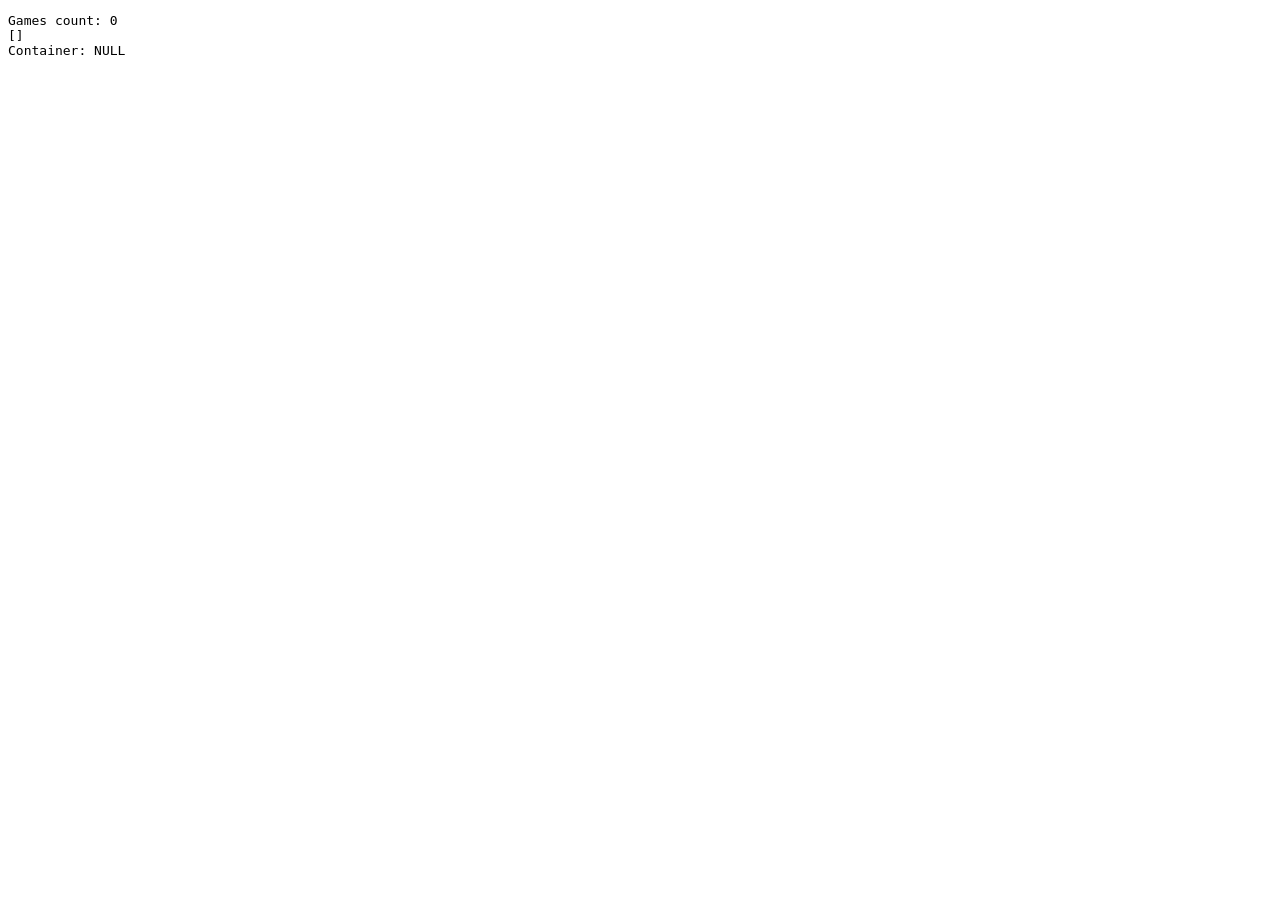
<file: test_games.html>
<!DOCTYPE html>
<html>
<head><meta charset="UTF-8"><title>Test</title></head>
<body>
<pre id="out"></pre>
<script src="games.js"></script>
<script src="app.js"></script>
<script>
    const out = document.getElementById('out');
    setTimeout(() => {
        const games = window.getAllGames ? window.getAllGames() : [];
        out.textContent = 'Games count: ' + games.length;
        out.textContent += '\n' + JSON.stringify(games.map(g=>({id:g.id,title:g.title,emoji:g.emoji})), null, 2);
        const container = document.getElementById('gamesContainer');
        if (container) {
            out.textContent += '\nContainer exists: true';
            out.textContent += '\nInner HTML length: ' + container.innerHTML.length;
        } else {
            out.textContent += '\nContainer: NULL';
        }
    }, 100);
</script>
</body>
</html>
</file>
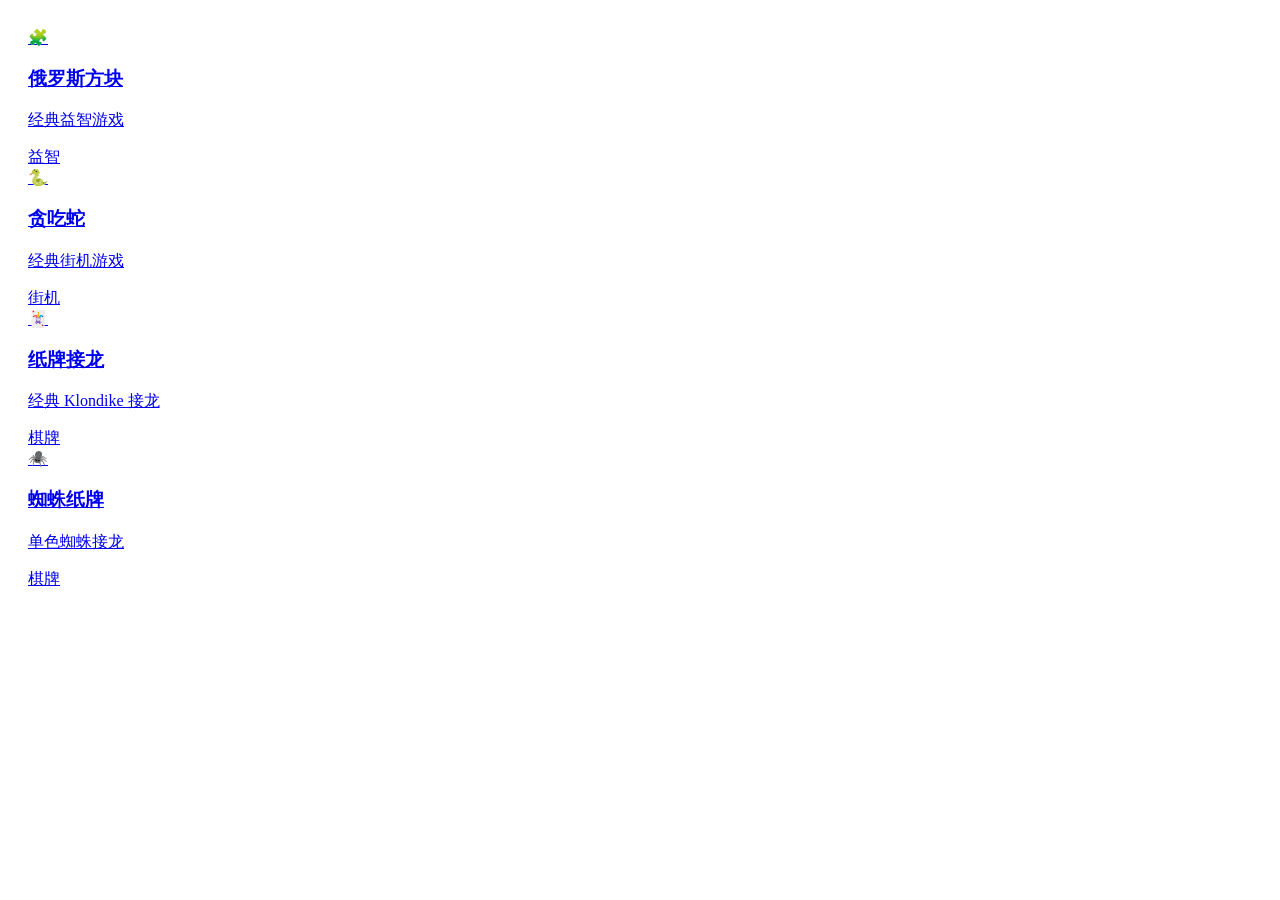
<file: test_render.html>
<!DOCTYPE html>
<html lang="zh-CN">
<head>
    <meta charset="UTF-8">
    <meta name="viewport" content="width=device-width, initial-scale=1.0">
    <title>Game Test</title>
</head>
<body>
    <div id="gamesContainer" style="padding:20px;"></div>
    <script src="games.js"></script>
    <script src="app.js"></script>
    <script>
        // Manual render for testing
        setTimeout(() => {
            const container = document.getElementById('gamesContainer');
            if (container) {
                window.renderGames();
                console.log('Games rendered, innerHTML length:', container.innerHTML.length);
                console.log('First 500 chars:', container.innerHTML.substring(0, 500));
            } else {
                console.error('Container not found');
            }
            
            // Check localStorage
            const games = JSON.parse(localStorage.getItem('site_games_v2') || '[]');
            console.log('localStorage games count:', games.length);
            console.log('Game IDs:', games.map(g => g.id));
        }, 100);
    </script>
</body>
</html>
</file>
<file: styles.css>
/* ===== 基础重置 ===== */
* { margin: 0; padding: 0; box-sizing: border-box; }

/* ===== 主题变量 ===== */
:root {
    --glass-bg: rgba(255, 255, 255, 0.4);
    --glass-bg-strong: rgba(255, 255, 255, 0.65);
    --glass-border: rgba(255, 255, 255, 0.7);
    --glass-border-light: rgba(255, 255, 255, 0.5);
    --glass-shadow: 0 8px 32px rgba(31, 38, 135, 0.1);
    --glass-shadow-strong: 0 16px 48px rgba(31, 38, 135, 0.15);
    --primary-color: #667eea;
    --secondary-color: #764ba2;
    --accent-color: #f093fb;
    --success-color: #48bb78;
    --danger-color: #fc8181;
    --warning-color: #f6ad55;
    --text-color: #2d3748;
    --text-light: #4a5568;
    --text-muted: #718096;
    --text-white: #ffffff;
    --body-bg: linear-gradient(135deg, #e0f2fe 0%, #f0f9ff 50%, #faf5ff 100%);
}

body.dark-theme {
    --glass-bg: rgba(30, 41, 59, 0.6);
    --glass-bg-strong: rgba(15, 23, 42, 0.8);
    --glass-border: rgba(71, 85, 105, 0.5);
    --glass-border-light: rgba(71, 85, 105, 0.35);
    --glass-shadow: 0 8px 32px rgba(0, 0, 0, 0.3);
    --glass-shadow-strong: 0 16px 48px rgba(0, 0, 0, 0.4);
    --text-color: #f1f5f9;
    --text-light: #cbd5e1;
    --text-muted: #94a3b8;
    --body-bg: linear-gradient(135deg, #0f172a 0%, #1e1b4b 100%);
}

/* ===== 全局自定义滚动条 ===== */
::-webkit-scrollbar { width: 6px; height: 6px; }
::-webkit-scrollbar-track { background: transparent; }
::-webkit-scrollbar-thumb { background: rgba(102, 126, 234, 0.3); border-radius: 3px; }
::-webkit-scrollbar-thumb:hover { background: rgba(102, 126, 234, 0.5); }

body {
    font-family: -apple-system, BlinkMacSystemFont, 'Segoe UI', Roboto, 'Helvetica Neue', Arial, sans-serif;
    background: var(--body-bg);
    min-height: 100vh;
    color: var(--text-color);
    line-height: 1.6;
    overflow-x: hidden;
    /* 移动端优化：禁止弹性滚动，防止卡顿 */
    -webkit-overflow-scrolling: auto;
}

/* ===== 背景效果 ===== */
.bg-gradient {
    position: fixed;
    top: 0;
    left: 0;
    width: 100%;
    height: 100%;
    background: var(--body-bg);
    z-index: -2;
}

.bg-blobs {
    position: fixed;
    top: 0;
    left: 0;
    width: 100%;
    height: 100%;
    z-index: -1;
    pointer-events: none;
}

.blob {
    position: absolute;
    border-radius: 50%;
    filter: blur(100px);
    opacity: 0.5;
    animation: blob-float 25s ease-in-out infinite;
}

.blob-1 { width: 500px; height: 500px; background: #bfdbfe; top: 5%; left: 5%; }
.blob-2 { width: 400px; height: 400px; background: #ddd6fe; top: 50%; right: 5%; animation-delay: -8s; }
.blob-3 { width: 450px; height: 450px; background: #fecaca; bottom: 10%; left: 20%; animation-delay: -16s; }
.blob-4 { width: 350px; height: 350px; background: #a7f3d0; top: 30%; left: 60%; animation-delay: -12s; }

body.dark-theme .blob-1 { background: #1e3a5f; }
body.dark-theme .blob-2 { background: #2d1b69; }
body.dark-theme .blob-3 { background: #5f1e1e; }
body.dark-theme .blob-4 { background: #1e5f3a; }

@keyframes blob-float {
    0%, 100% { transform: translate(0, 0) scale(1); }
    33% { transform: translate(40px, -40px) scale(1.1); }
    66% { transform: translate(-30px, 30px) scale(0.9); }
}

/* ===== 玻璃拟态 ===== */
.glass {
    background: var(--glass-bg);
    backdrop-filter: blur(24px);
    -webkit-backdrop-filter: blur(24px);
    border: 1px solid var(--glass-border);
    box-shadow: var(--glass-shadow);
    border-radius: 28px;
}

.glass-btn {
    padding: 11px 22px;
    border-radius: 14px;
    border: 1px solid var(--glass-border);
    background: var(--glass-bg-strong);
    backdrop-filter: blur(12px);
    cursor: pointer;
    font-size: 14px;
    font-weight: 600;
    color: var(--text-color);
    transition: all 0.3s cubic-bezier(0.4, 0, 0.2, 1);
}

.glass-btn:hover {
    background: var(--glass-bg);
    transform: translateY(-3px);
    box-shadow: var(--glass-shadow-strong);
}

.primary-btn {
    background: linear-gradient(135deg, var(--primary-color), var(--secondary-color));
    color: white;
    border: none;
}

.primary-btn:hover {
    background: linear-gradient(135deg, var(--secondary-color), var(--primary-color));
    box-shadow: 0 12px 35px rgba(102, 126, 234, 0.4);
}

.full-btn {
    width: 100%;
    padding: 15px;
    margin-top: 8px;
}

/* ===== 导航栏 ===== */
.navbar {
    position: fixed;
    top: 20px;
    left: 50%;
    transform: translateX(-50%);
    width: calc(100% - 40px);
    max-width: 1300px;
    z-index: 1000;
    padding: 14px 28px;
    border-radius: 20px;
    transition: top 0.3s ease;
}
body.announcement-active .navbar { top: 52px; }

.nav-container {
    display: flex;
    align-items: center;
    gap: 28px;
}

.nav-logo {
    font-size: 22px;
    font-weight: 800;
    background: linear-gradient(135deg, var(--primary-color), var(--accent-color));
    -webkit-background-clip: text;
    -webkit-text-fill-color: transparent;
    background-clip: text;
    overflow: hidden;
    text-overflow: ellipsis;
    white-space: nowrap;
    max-width: 160px;
}

.nav-links {
    display: flex;
    gap: 20px;
    flex: 1;
    justify-content: center;
}

.nav-link {
    text-decoration: none;
    color: var(--text-color);
    font-weight: 500;
    font-size: 15px;
    transition: all 0.3s;
    padding: 6px 12px;
    border-radius: 10px;
    overflow: hidden;
    text-overflow: ellipsis;
    white-space: nowrap;
    max-width: 80px;
    display: inline-block;
}

.nav-link:hover {
    color: var(--primary-color);
    background: rgba(102, 126, 234, 0.1);
}

.nav-right {
    display: flex;
    gap: 12px;
    align-items: center;
}

/* ===== 英雄区域 ===== */
.hero-section {
    min-height: calc(100vh - 60px);
    display: flex;
    flex-direction: column;
    align-items: center;
    justify-content: center;
    text-align: center;
    padding: 120px 20px 80px;
    overflow-x: hidden;
}

.hero-content {
    max-width: 900px;
    animation: fadeInUp 1s ease-out;
}

@keyframes fadeInUp {
    from {
        opacity: 0;
        transform: translateY(40px);
    }
    to {
        opacity: 1;
        transform: translateY(0);
    }
}

.hero-badge {
    display: inline-block;
    padding: 10px 24px;
    border-radius: 50px;
    background: var(--glass-bg-strong);
    font-size: 14px;
    font-weight: 600;
    color: var(--primary-color);
    margin-bottom: 28px;
    border: 1px solid var(--glass-border);
}

.hero-title {
    font-size: clamp(52px, 12vw, 88px);
    font-weight: 900;
    margin-bottom: 18px;
    background: linear-gradient(135deg, var(--text-color), var(--primary-color));
    -webkit-background-clip: text;
    -webkit-text-fill-color: transparent;
    background-clip: text;
    line-height: 1.1;
}

.hero-subtitle-main {
    font-size: clamp(22px, 5vw, 32px);
    color: var(--text-light);
    margin-bottom: 10px;
    font-weight: 600;
}

.hero-desc {
    font-size: 15px;
    color: var(--text-muted);
    margin-top: 8px;
    max-width: 600px;
    margin-left: auto;
    margin-right: auto;
    line-height: 1.7;
    overflow: hidden;
    text-overflow: ellipsis;
    display: -webkit-box;
    -webkit-line-clamp: 3;
    -webkit-box-orient: vertical;
}

.scroll-indicator {
    margin-top: 70px;
    display: flex;
    flex-direction: column;
    align-items: center;
    gap: 10px;
}

.scroll-indicator span {
    width: 26px;
    height: 26px;
    border-bottom: 3px solid var(--primary-color);
    border-right: 3px solid var(--primary-color);
    transform: rotate(45deg);
    animation: scroll-bounce 1.6s infinite;
    opacity: 0.6;
}

.scroll-indicator span:nth-child(2) { animation-delay: 0.2s; }
.scroll-indicator span:nth-child(3) { animation-delay: 0.4s; }

@keyframes scroll-bounce {
    0%, 100% { opacity: 0.3; transform: rotate(45deg) translate(-5px, -5px); }
    50% { opacity: 1; transform: rotate(45deg) translate(5px, 5px); }
}

/* ===== 通用区块 ===== */
.section {
    padding: 90px 20px;
    max-width: 1300px;
    margin: 0 auto;
    animation: fadeIn 0.8s ease-out;
    overflow-x: hidden;
}

@keyframes fadeIn {
    from { opacity: 0; }
    to { opacity: 1; }
}

.section-header {
    display: flex;
    align-items: center;
    justify-content: space-between;
    margin-bottom: 36px;
    flex-wrap: wrap;
    gap: 16px;
}

.section-title-wrap {
    display: flex;
    flex-direction: column;
    gap: 8px;
}

.section-title {
    font-size: 36px;
    font-weight: 800;
}

.section-subtitle {
    color: var(--text-muted);
    font-size: 15px;
}

/* ===== 内容网格 ===== */
.content-container {
    padding: 36px;
    overflow-x: hidden;
}

.sub-section {
    margin-bottom: 52px;
}

.sub-section:last-child {
    margin-bottom: 0;
}

.sub-section-header {
    display: flex;
    align-items: center;
    gap: 14px;
    margin-bottom: 24px;
}

.sub-section-dot {
    width: 10px;
    height: 10px;
    border-radius: 50%;
    background: linear-gradient(135deg, var(--primary-color), var(--secondary-color));
}

.sub-section-title {
    font-size: 22px;
    font-weight: 700;
}

.content-grid {
    display: grid;
    grid-template-columns: repeat(auto-fill, minmax(300px, 1fr));
    gap: 24px;
}

.content-card {
    background: var(--glass-bg);
    border-radius: 20px;
    overflow: hidden;
    transition: all 0.4s cubic-bezier(0.4, 0, 0.2, 1);
    border: 1px solid var(--glass-border);
}

.content-card:hover {
    transform: translateY(-6px);
    box-shadow: var(--glass-shadow-strong);
    background: var(--glass-bg-strong);
}

.content-card-image {
    width: 100%;
    height: 180px;
    object-fit: cover;
}

.content-card-body {
    padding: 20px;
}

.content-card-title {
    font-size: 18px;
    font-weight: 700;
    margin-bottom: 10px;
    overflow: hidden;
    text-overflow: ellipsis;
    display: -webkit-box;
    -webkit-line-clamp: 2;
    -webkit-box-orient: vertical;
    line-height: 1.35;
}

.content-card-desc {
    font-size: 14px;
    color: var(--text-muted);
    margin-bottom: 14px;
    line-height: 1.6;
    overflow: hidden;
    text-overflow: ellipsis;
    display: -webkit-box;
    -webkit-line-clamp: 3;
    -webkit-box-orient: vertical;
}

/* ===== 游戏列表 ===== */
.games-list-container {
    display: grid;
    grid-template-columns: repeat(auto-fill, minmax(220px, 1fr));
    gap: 24px;
    padding: 0 20px 40px;
}

.game-card {
    background: var(--glass-bg);
    border-radius: 24px;
    padding: 28px;
    text-align: center;
    cursor: pointer;
    transition: all 0.4s cubic-bezier(0.4, 0, 0.2, 1);
    text-decoration: none;
    color: inherit;
    display: block;
    border: 1px solid var(--glass-border);
}

.game-card:hover {
    transform: translateY(-10px) scale(1.02);
    box-shadow: var(--glass-shadow-strong);
    background: var(--glass-bg-strong);
}

.game-card-icon {
    font-size: 56px;
    margin-bottom: 16px;
    display: block;
}

.game-card-title {
    font-size: 20px;
    font-weight: 700;
    margin-bottom: 10px;
    overflow: hidden;
    text-overflow: ellipsis;
    display: -webkit-box;
    -webkit-line-clamp: 2;
    -webkit-box-orient: vertical;
    line-height: 1.3;
}

.game-card-desc {
    font-size: 14px;
    color: var(--text-muted);
    margin-bottom: 14px;
    overflow: hidden;
    text-overflow: ellipsis;
    display: -webkit-box;
    -webkit-line-clamp: 2;
    -webkit-box-orient: vertical;
}

.game-card-tag {
    display: inline-block;
    padding: 6px 16px;
    border-radius: 20px;
    background: linear-gradient(135deg, rgba(102, 126, 234, 0.15), rgba(118, 75, 162, 0.15));
    color: var(--primary-color);
    font-size: 13px;
    font-weight: 600;
}

/* ===== 空状态 ===== */
.empty-state {
    text-align: center;
    padding: 70px 20px;
}

.empty-icon {
    font-size: 72px;
    margin-bottom: 20px;
    opacity: 0.7;
}

.empty-text {
    font-size: 18px;
    font-weight: 600;
    margin-bottom: 10px;
    color: var(--text-light);
}

.empty-subtext {
    font-size: 14px;
    color: var(--text-muted);
}

/* ===== 页脚 ===== */
.footer {
    max-width: 1300px;
    margin: 100px auto 32px;
    padding: 28px 36px;
    text-align: center;
    position: relative;
    border-radius: 28px;
}

.footer p {
    color: var(--text-light);
    font-size: 14px;
    font-weight: 500;
}

.admin-entry {
    position: absolute;
    right: 28px;
    top: 50%;
    transform: translateY(-50%);
    width: 44px;
    height: 44px;
    border-radius: 14px;
    border: 1px solid var(--glass-border);
    background: var(--glass-bg);
    cursor: pointer;
    font-size: 22px;
    transition: all 0.3s;
    display: flex;
    align-items: center;
    justify-content: center;
}

.admin-entry:hover {
    background: var(--primary-color);
    color: white;
    transform: translateY(-50%) scale(1.1);
}

/* ===== 弹窗 ===== */
.modal-overlay {
    position: fixed;
    top: 0;
    left: 0;
    width: 100%;
    height: 100%;
    background: rgba(0, 0, 0, 0.4);
    backdrop-filter: blur(12px);
    z-index: 2000;
    display: none;
    align-items: center;
    justify-content: center;
    padding: 16px;
    /* 不创建新的滚动上下文，避免双滚动条 */
}

.modal-overlay.active {
    display: flex;
    animation: modalFadeIn 0.3s ease-out;
}

@keyframes modalFadeIn {
    from { opacity: 0; }
    to { opacity: 1; }
}

.modal {
    max-width: 600px;
    width: 100%;
    max-height: 90vh;
    overflow-y: auto;
    padding: 28px;
    animation: modalSlideIn 0.4s cubic-bezier(0.34, 1.56, 0.64, 1);
}

@keyframes modalSlideIn {
    from {
        opacity: 0;
        transform: scale(0.9) translateY(-20px);
    }
    to {
        opacity: 1;
        transform: scale(1) translateY(0);
    }
}

.modal-header {
    display: flex;
    align-items: center;
    justify-content: space-between;
    margin-bottom: 24px;
    flex-shrink: 0;
}

.modal-header h3 {
    font-size: 22px;
    font-weight: 800;
}

.modal-close {
    width: 40px;
    height: 40px;
    border-radius: 12px;
    border: 1px solid var(--glass-border);
    background: var(--glass-bg);
    cursor: pointer;
    font-size: 20px;
    transition: all 0.3s;
    display: flex;
    align-items: center;
    justify-content: center;
    flex-shrink: 0;
}

.modal-close:hover {
    background: var(--danger-color);
    color: white;
    transform: rotate(90deg);
}

.modal-body {
    display: flex;
    flex-direction: column;
    gap: 16px;
    /* 内容区域独立滚动，但不创建嵌套滚动条 */
    overflow-y: auto;
}

.detail-modal .modal-body {
    overflow-y: auto;
}

/* ===== 投稿分类标签（圆角液态玻璃）===== */
.category-tabs {
    display: flex;
    gap: 16px;
    justify-content: center;
}

.category-tab {
    flex: 1;
    max-width: 220px;
    background: rgba(255, 255, 255, 0.35);
    border: 1.5px solid rgba(255, 255, 255, 0.65);
    border-radius: 28px;
    padding: 28px 20px;
    cursor: pointer;
    text-align: center;
    transition: all 0.35s cubic-bezier(0.34, 1.56, 0.64, 1);
    position: relative;
    overflow: hidden;
    backdrop-filter: blur(12px);
}

.category-tab::after {
    content: '';
    position: absolute;
    inset: 0;
    border-radius: 28px;
    background: linear-gradient(135deg, rgba(102,126,234,0.15), rgba(118,75,162,0.1));
    opacity: 0;
    transition: opacity 0.3s;
}

.category-tab:hover {
    transform: translateY(-5px) scale(1.03);
    border-color: rgba(102, 126, 234, 0.7);
    box-shadow: 0 10px 30px rgba(102, 126, 234, 0.2), 0 4px 12px rgba(118, 75, 162, 0.12);
}

.category-tab:hover::after {
    opacity: 1;
}

.category-tab-icon {
    font-size: 40px;
    display: block;
    margin-bottom: 10px;
    filter: drop-shadow(0 2px 10px rgba(102,126,234,0.3));
    transition: transform 0.3s;
    position: relative;
    z-index: 1;
}

.category-tab:hover .category-tab-icon {
    transform: scale(1.12);
}

.category-tab-label {
    font-size: 15px;
    font-weight: 700;
    color: var(--text-color);
    position: relative;
    z-index: 1;
}

/* 辅助文字 */
.helper-text {
    font-size: 13px;
    color: var(--text-muted);
    margin: 0 0 14px 0;
    line-height: 1.6;
}

/* ===== 投稿弹窗特殊样式 ===== */
.submit-modal {
    max-width: 580px;
}

.back-btn {
    width: 40px;
    height: 40px;
    padding: 0;
    font-size: 18px;
    border-radius: 14px;
    flex-shrink: 0;
}

/* 返回行布局 */
.submit-back-row {
    display: flex;
    align-items: center;
    margin-bottom: 16px;
}

.submit-back-row.hidden {
    display: none !important;
}

.submit-back-row #submitStep2Title {
    font-weight: 600;
    font-size: 15px;
    color: var(--text-color);
    margin-left: 10px;
    overflow: hidden;
    text-overflow: ellipsis;
    white-space: nowrap;
    flex: 1;
    min-width: 0;
}

.submit-btn {
    margin-top: 20px;
    padding: 16px;
    font-size: 16px;
    font-weight: 700;
}

/* ===== 表单 ===== */
.form-group {
    display: flex;
    flex-direction: column;
    gap: 10px;
    margin-bottom: 16px;
}

.form-group label {
    font-size: 15px;
    font-weight: 600;
    color: var(--text-color);
}

.req {
    color: var(--danger-color);
}

.hint {
    font-weight: 400;
    color: var(--text-muted);
    font-size: 13px;
}

.glass-input {
    padding: 14px 18px;
    border-radius: 14px;
    border: 1px solid var(--glass-border);
    background: var(--glass-bg);
    color: var(--text-color);
    font-size: 15px;
    font-family: inherit;
    transition: all 0.3s;
}

.glass-input:focus {
    outline: none;
    border-color: var(--primary-color);
    box-shadow: 0 0 0 4px rgba(102, 126, 234, 0.15);
}

textarea.glass-input {
    resize: vertical;
    min-height: 100px;
}

/* ===== 拖拽上传区 ===== */
.drop-zone {
    border: 2px dashed var(--glass-border);
    border-radius: 18px;
    padding: 40px;
    text-align: center;
    cursor: pointer;
    transition: all 0.3s;
    background: var(--glass-bg);
}

.drop-zone:hover, .drop-zone.dragover {
    border-color: var(--primary-color);
    background: rgba(102, 126, 234, 0.08);
}

.drop-icon {
    font-size: 56px;
    margin-bottom: 16px;
}

.drop-hint {
    font-size: 13px;
    color: var(--text-muted);
    margin-top: 10px;
}

.file-preview {
    margin-top: 14px;
    display: flex;
    flex-wrap: wrap;
    gap: 10px;
}

.file-preview-item {
    position: relative;
    width: 90px;
    height: 90px;
    border-radius: 12px;
    overflow: hidden;
    border: 1px solid var(--glass-border);
}

.file-del-btn {
    position: absolute;
    top: 4px;
    right: 4px;
    width: 22px;
    height: 22px;
    border-radius: 50%;
    border: none;
    background: rgba(0, 0, 0, 0.55);
    color: #fff;
    font-size: 14px;
    line-height: 1;
    cursor: pointer;
    display: flex;
    align-items: center;
    justify-content: center;
    transition: background 0.2s;
    z-index: 2;
}

.file-del-btn:hover {
    background: rgba(239, 68, 68, 0.85);
}

.file-preview-item img,
.file-preview-item video {
    width: 100%;
    height: 100%;
    object-fit: cover;
}

.file-preview-item__pkg {
    width: 100%;
    height: 100%;
    display: flex;
    align-items: center;
    justify-content: center;
    font-size: 11px;
    padding: 6px;
    text-align: center;
    color: var(--text-color);
    word-break: break-all;
    background: rgba(255,255,255,0.3);
}

/* ===== 公告栏 ===== */
@keyframes announce-scroll {
    0%   { transform: translateX(110%); }
    5%   { transform: translateX(0); }
    95%  { transform: translateX(0); }
    100% { transform: translateX(-110%); }
}

@keyframes announce-fade-in {
    from { opacity: 0; transform: translateY(-6px); }
    to   { opacity: 1; transform: translateY(0); }
}

@keyframes announce-fade-out {
    from { opacity: 1; transform: translateY(0); }
    to   { opacity: 0; transform: translateY(-6px); }
}

.announcement-bar {
    position: fixed;
    top: 0;
    left: 0;
    width: 100%;
    z-index: 999;
    background: linear-gradient(135deg, rgba(102,126,234,0.85), rgba(118,75,162,0.85));
    backdrop-filter: blur(16px);
    color: #fff;
    font-size: 14px;
    font-weight: 600;
    padding: 10px 20px;
    text-align: center;
    box-shadow: 0 2px 20px rgba(102,126,234,0.3);
    display: none;
    align-items: center;
    justify-content: center;
    gap: 10px;
    overflow: hidden;
    white-space: nowrap;
    height: 38px;
    line-height: 18px;
}

.announcement-bar.fading-out {
    animation: announce-fade-out 0.4s ease forwards;
}

.announcement-bar.fade-in {
    animation: announce-fade-in 0.35s ease forwards;
}

.announcement-bar .ann-scroller {
    display: inline-block;
    max-width: 100%;
    overflow: hidden;
    text-overflow: ellipsis;
}

/* 长文本时触发滚动动画 */
.announcement-bar.scrolling .ann-scroller {
    animation: announce-scroll 14s linear infinite;
    display: inline-block;
    white-space: nowrap;
    padding-left: 110%;
}

body.announcement-active .navbar { top: 52px; }

/* ===== 详情页弹窗 ===== */
.detail-modal {
    max-width: 680px;
}

.detail-modal h3#detailTitle {
    overflow: hidden;
    text-overflow: ellipsis;
    white-space: nowrap;
    max-width: 100%;
}

.detail-modal #detailDesc,
.detail-modal #detailContent {
    word-break: break-word;
    overflow-wrap: break-word;
}

.detail-modal #detailLink a {
    word-break: break-all;
    overflow-wrap: break-word;
}

.submission-meta {
    font-size: 13px;
    color: var(--text-muted);
    margin-bottom: 12px;
    overflow: hidden;
    text-overflow: ellipsis;
    white-space: nowrap;
}

/* ===== Toast 提示 ===== */
.toast {
    position: fixed;
    top: -60px;
    left: 0;
    width: 100%;
    padding: 14px 20px;
    background: linear-gradient(135deg, rgba(102,126,234,0.92), rgba(118,75,162,0.92));
    backdrop-filter: blur(20px);
    color: #fff;
    font-weight: 600;
    font-size: 14px;
    letter-spacing: 0.5px;
    z-index: 3000;
    text-align: center;
    box-shadow: 0 4px 24px rgba(102,126,234,0.4);
    transition: top 0.45s cubic-bezier(0.68, -0.55, 0.265, 1.55);
    border-bottom: 1px solid rgba(255,255,255,0.15);
    overflow: hidden;
    white-space: nowrap;
    text-overflow: ellipsis;
}

.toast.show {
    top: 0;
}

.toast.success {
    background: linear-gradient(135deg, rgba(72,187,120,0.92), rgba(56,152,96,0.92));
    box-shadow: 0 4px 24px rgba(72,187,120,0.4);
}

.toast.error {
    background: linear-gradient(135deg, rgba(252,129,129,0.92), rgba(220,53,69,0.92));
    box-shadow: 0 4px 24px rgba(252,129,129,0.4);
}

/* ===== 烟花容器 ===== */
.firework-container {
    position: fixed;
    top: 0;
    left: 0;
    width: 100%;
    height: 100%;
    pointer-events: none;
    z-index: 9999;
}

.firework-particle {
    position: absolute;
    width: 10px;
    height: 10px;
    border-radius: 50%;
    animation: firework-burst 1.2s ease-out forwards;
}

@keyframes firework-burst {
    0% {
        transform: translate(0, 0) scale(1);
        opacity: 1;
    }
    100% {
        transform: translate(var(--tx), var(--ty)) scale(0);
        opacity: 0;
    }
}

/* ===== 登录弹窗 ===== */
.auth-modal-subtitle {
    color: var(--text-muted);
    font-size: 15px;
}

.auth-switch {
    text-align: center;
    margin-top: 24px;
    font-size: 14px;
    color: var(--text-muted);
}

.auth-switch a {
    color: var(--primary-color);
    cursor: pointer;
    text-decoration: none;
    font-weight: 600;
}

.auth-switch a:hover {
    text-decoration: underline;
}

/* ===== 响应式 ===== */
@media (max-width: 1024px) {
    .nav-links {
        display: none;
    }
    
    .navbar {
        width: calc(100% - 32px);
        padding: 12px 16px;
    }
    
    .hero-section {
        padding: 100px 16px 60px;
    }
    
    .section {
        padding: 60px 16px;
    }
    
    .content-container {
        padding: 20px 16px;
    }
    
    .content-grid {
        grid-template-columns: repeat(auto-fill, minmax(260px, 1fr));
        gap: 16px;
    }
    
    .games-list-container {
        grid-template-columns: repeat(auto-fill, minmax(160px, 1fr));
        gap: 12px;
        padding: 0 16px 32px;
    }
    
    .game-card {
        padding: 18px 14px;
    }
    
    .game-card-icon {
        font-size: 40px;
    }
    
    .game-card-title {
        font-size: 15px;
    }
    
    .game-card-desc {
        font-size: 12px;
    }
    
    .admin-entry {
        position: static;
        transform: none;
        margin-top: 12px;
    }
    
    .footer {
        display: flex;
        flex-direction: column;
        align-items: center;
        gap: 12px;
    }
}

@media (max-width: 640px) {
    .hero-title {
        font-size: 36px;
    }
    
    .hero-subtitle-main {
        font-size: 18px;
    }
    
    .section-title {
        font-size: 24px;
    }
    
    .content-container {
        padding: 16px 12px;
    }
    
    .content-grid {
        grid-template-columns: 1fr;
        gap: 12px;
    }
    
    .games-list-container {
        grid-template-columns: repeat(2, 1fr);
        gap: 10px;
        padding: 0 12px 24px;
    }
    
    .game-card {
        padding: 16px 12px;
    }
    
    .game-card-icon {
        font-size: 36px;
    }
    
    .game-card-title {
        font-size: 14px;
    }
    
    .game-card-desc {
        font-size: 11px;
    }
    
    .modal {
        padding: 20px 16px;
        max-height: 95vh;
        border-radius: 20px;
    }
    
    .modal-header h3 {
        font-size: 18px;
    }
    
    .category-tab {
        padding: 20px 14px;
    }
    
    .category-tab-icon {
        font-size: 32px;
    }
    
    .category-tab-label {
        font-size: 13px;
    }
    
    .announcement-bar {
        font-size: 12px;
        padding: 8px 12px;
    }
    
    /* 手机端禁止滚动回弹，防止卡顿 */
    html, body {
        overscroll-behavior: none;
    }
}
</file>
